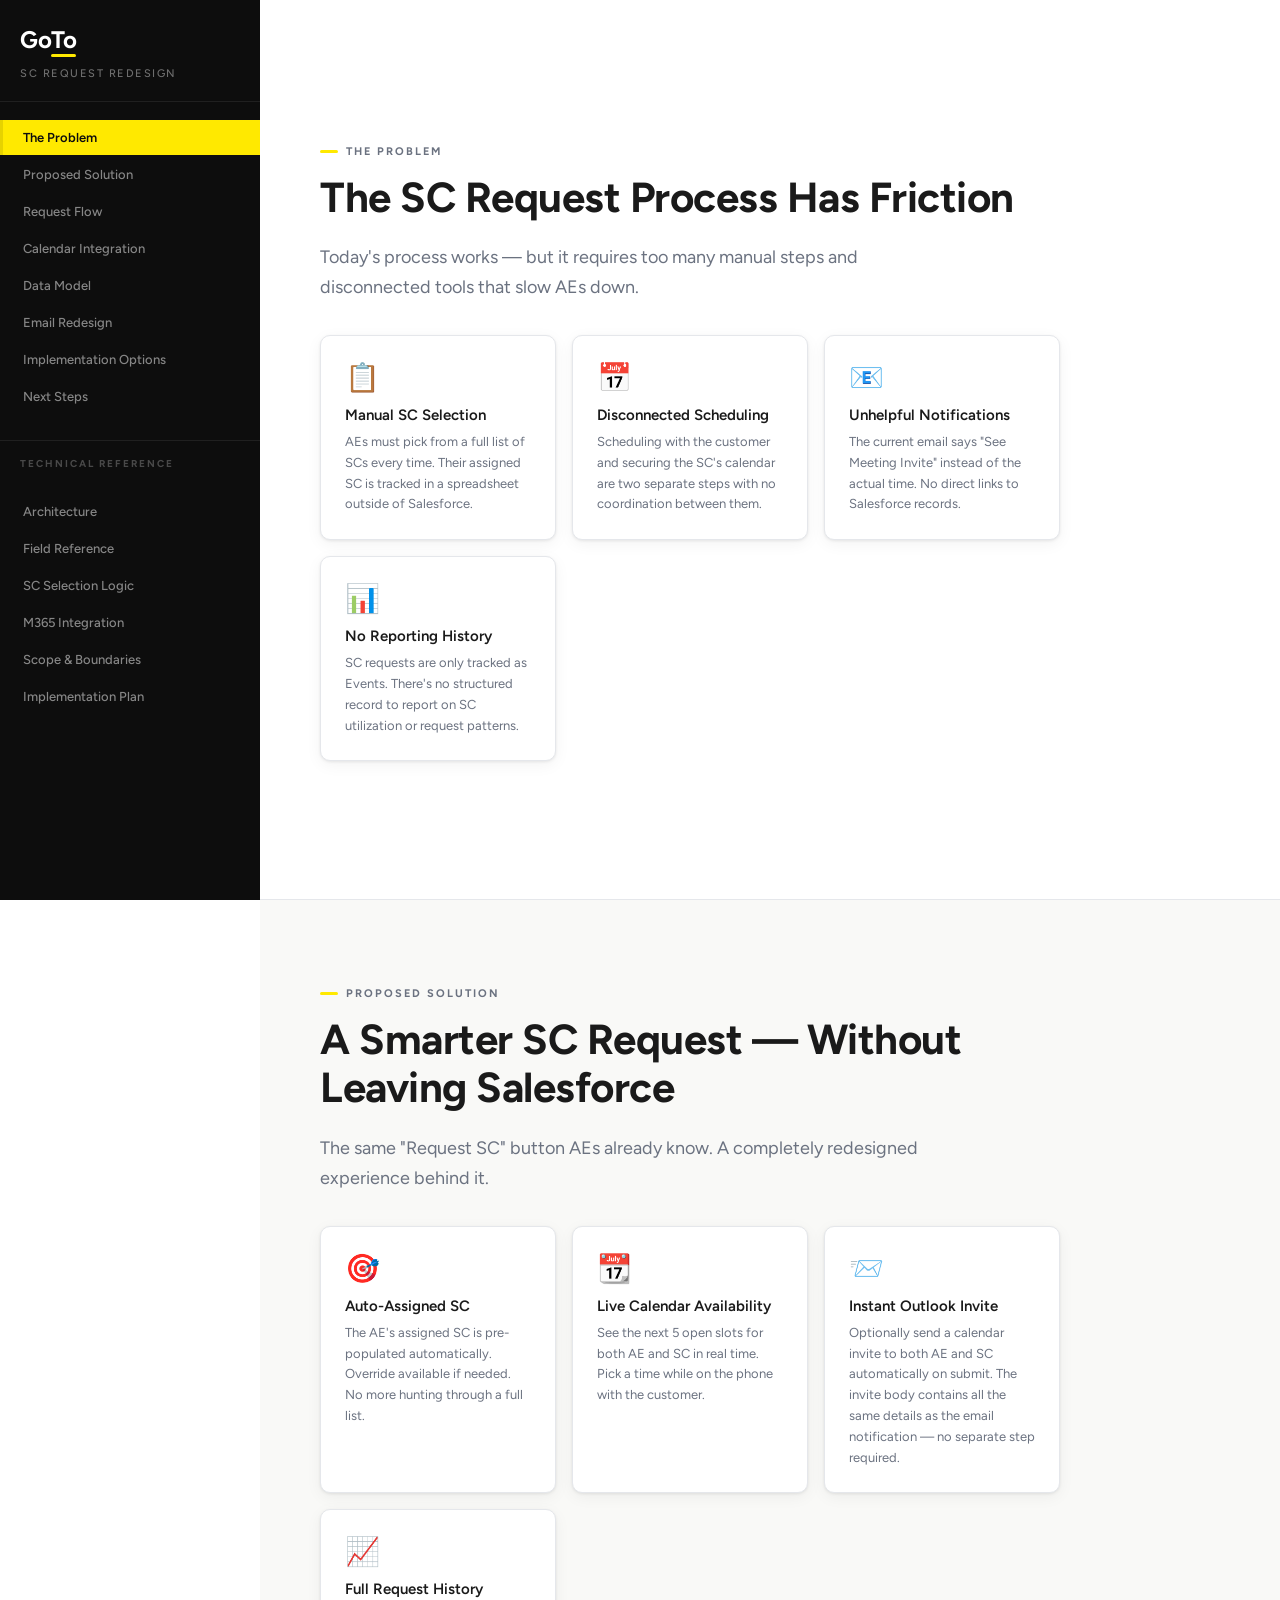
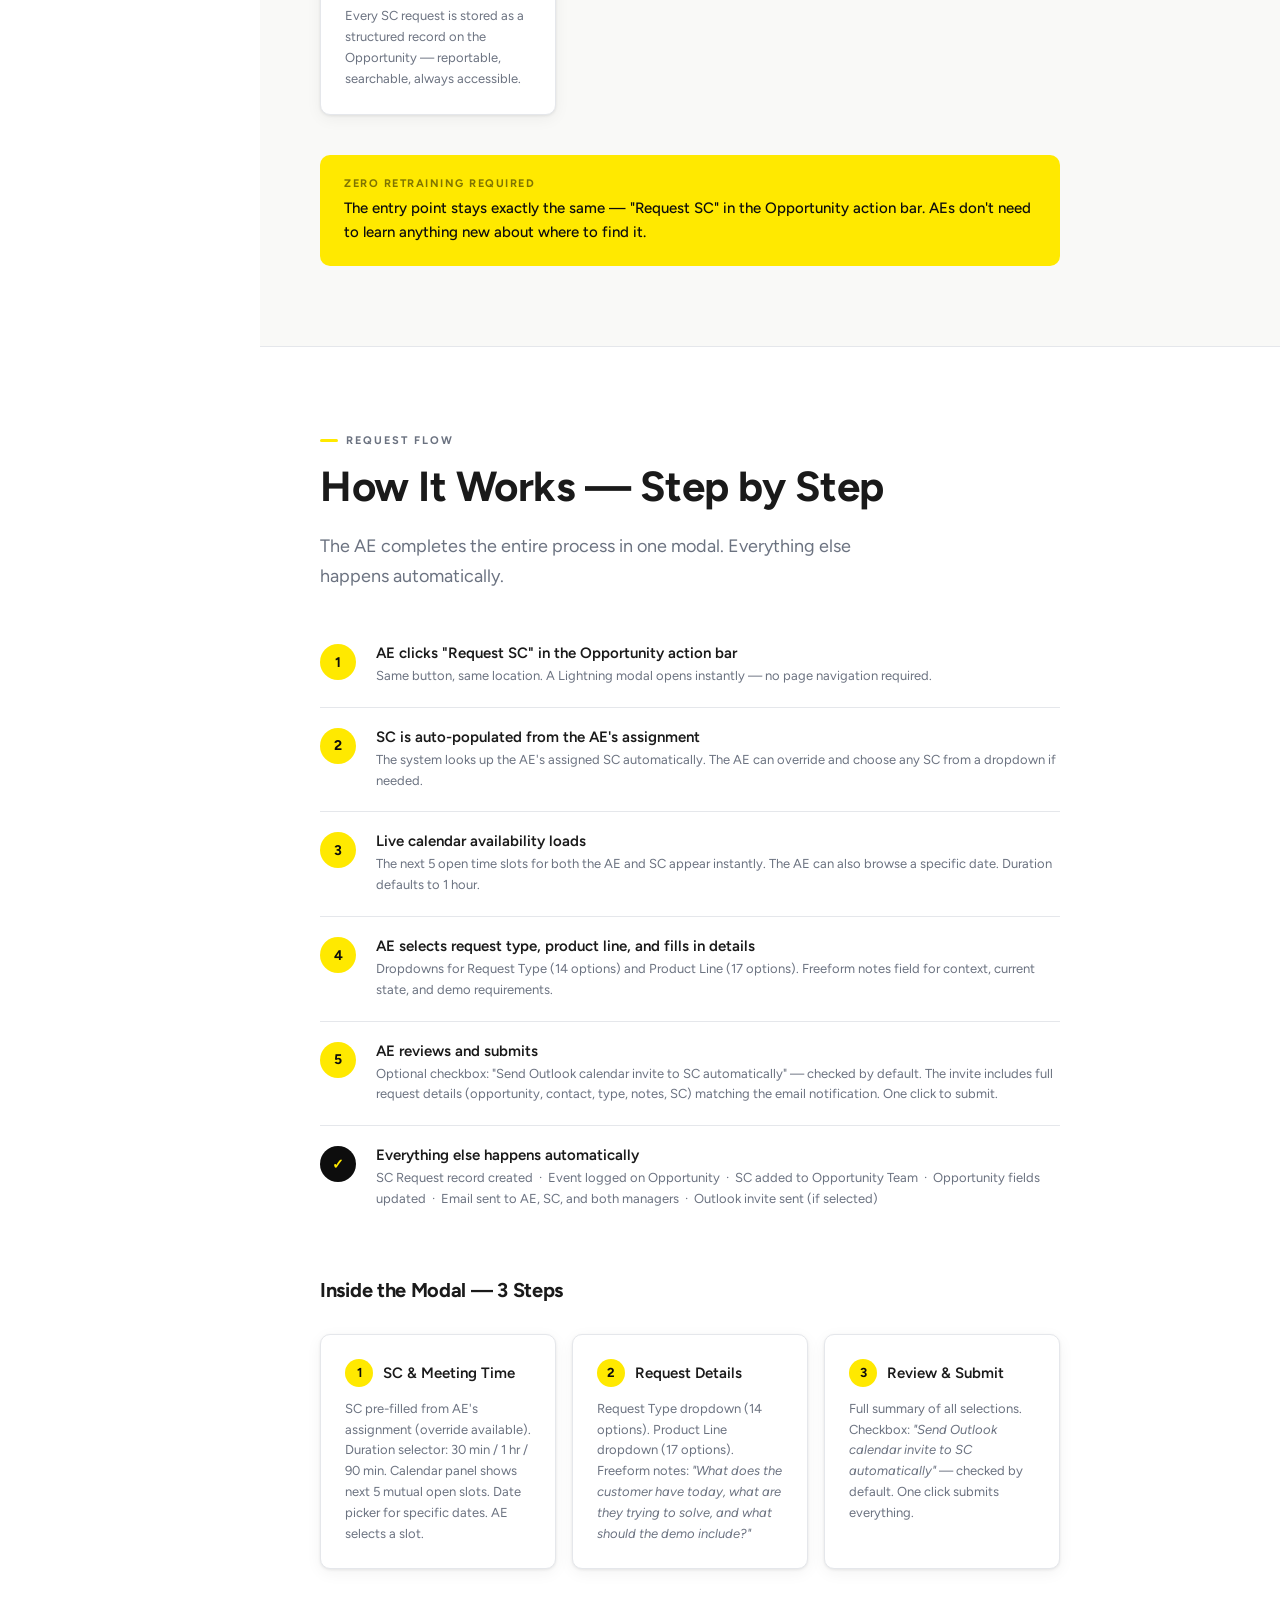
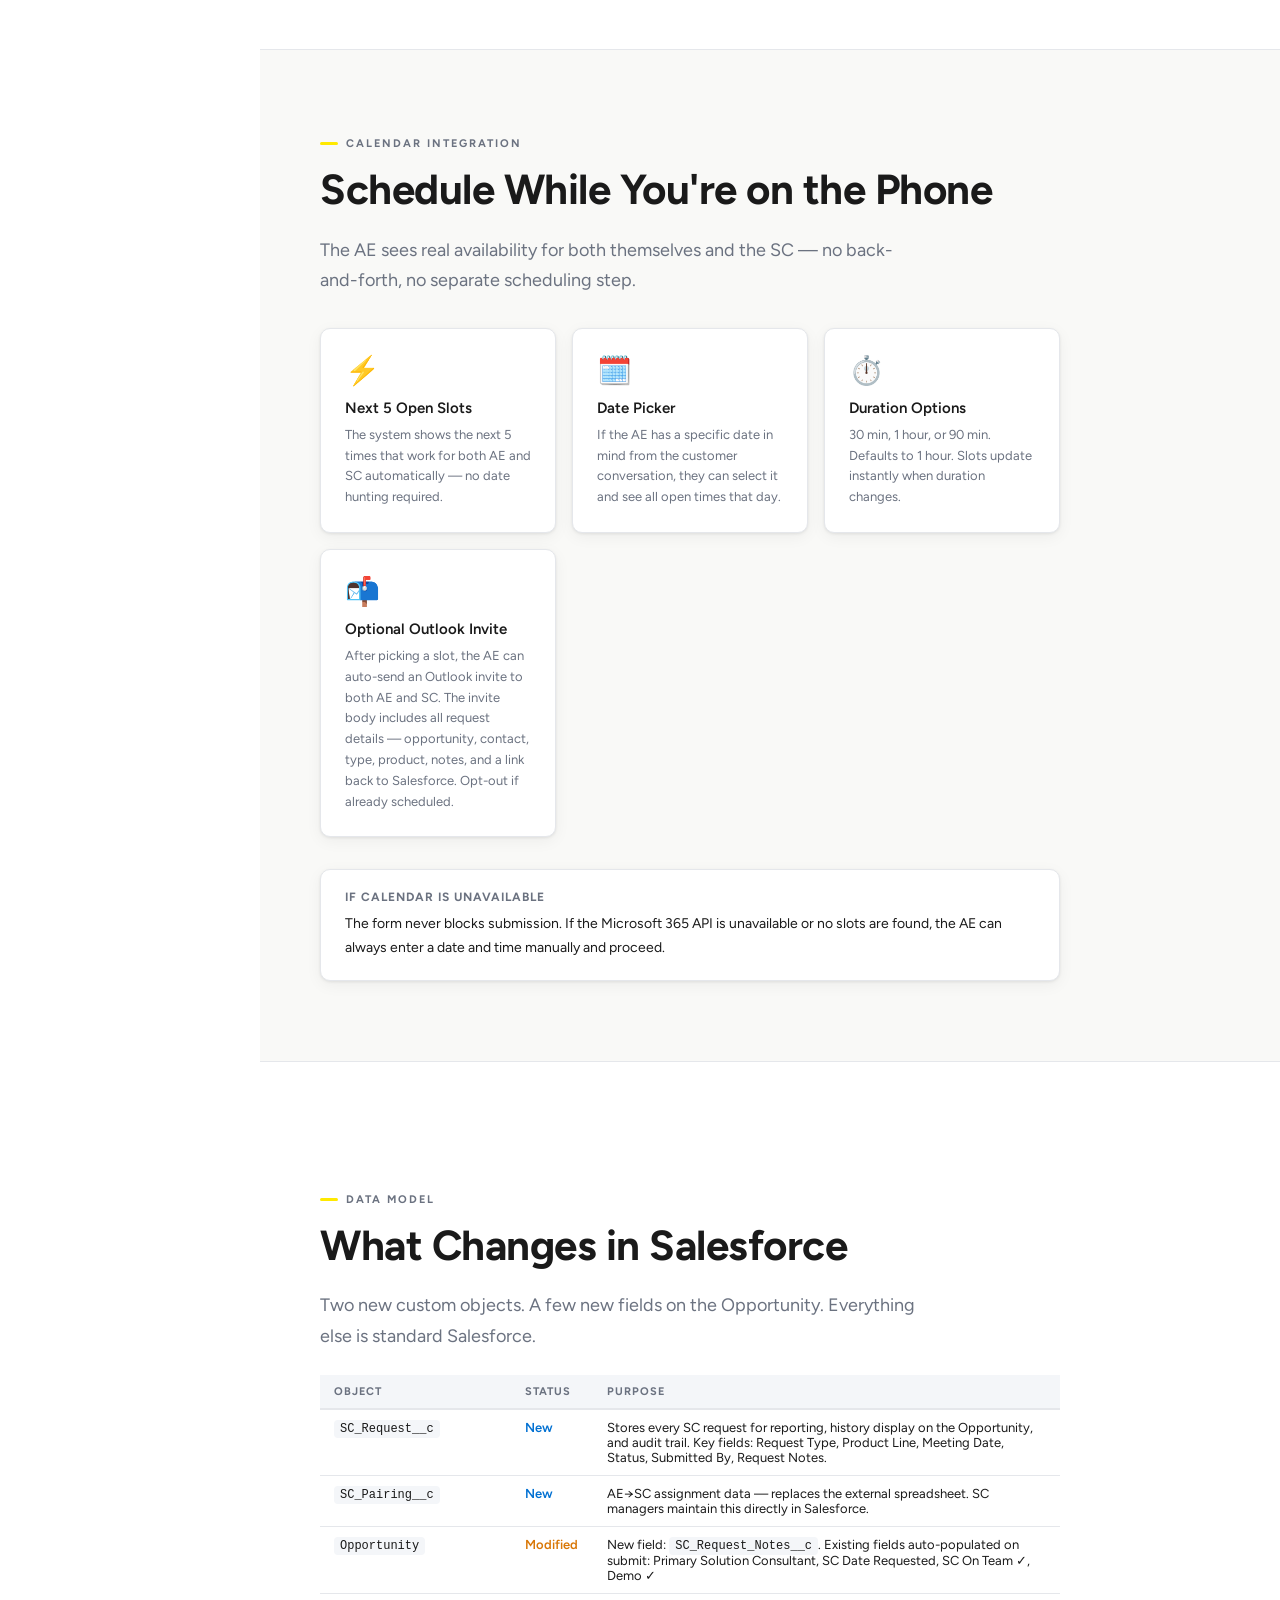
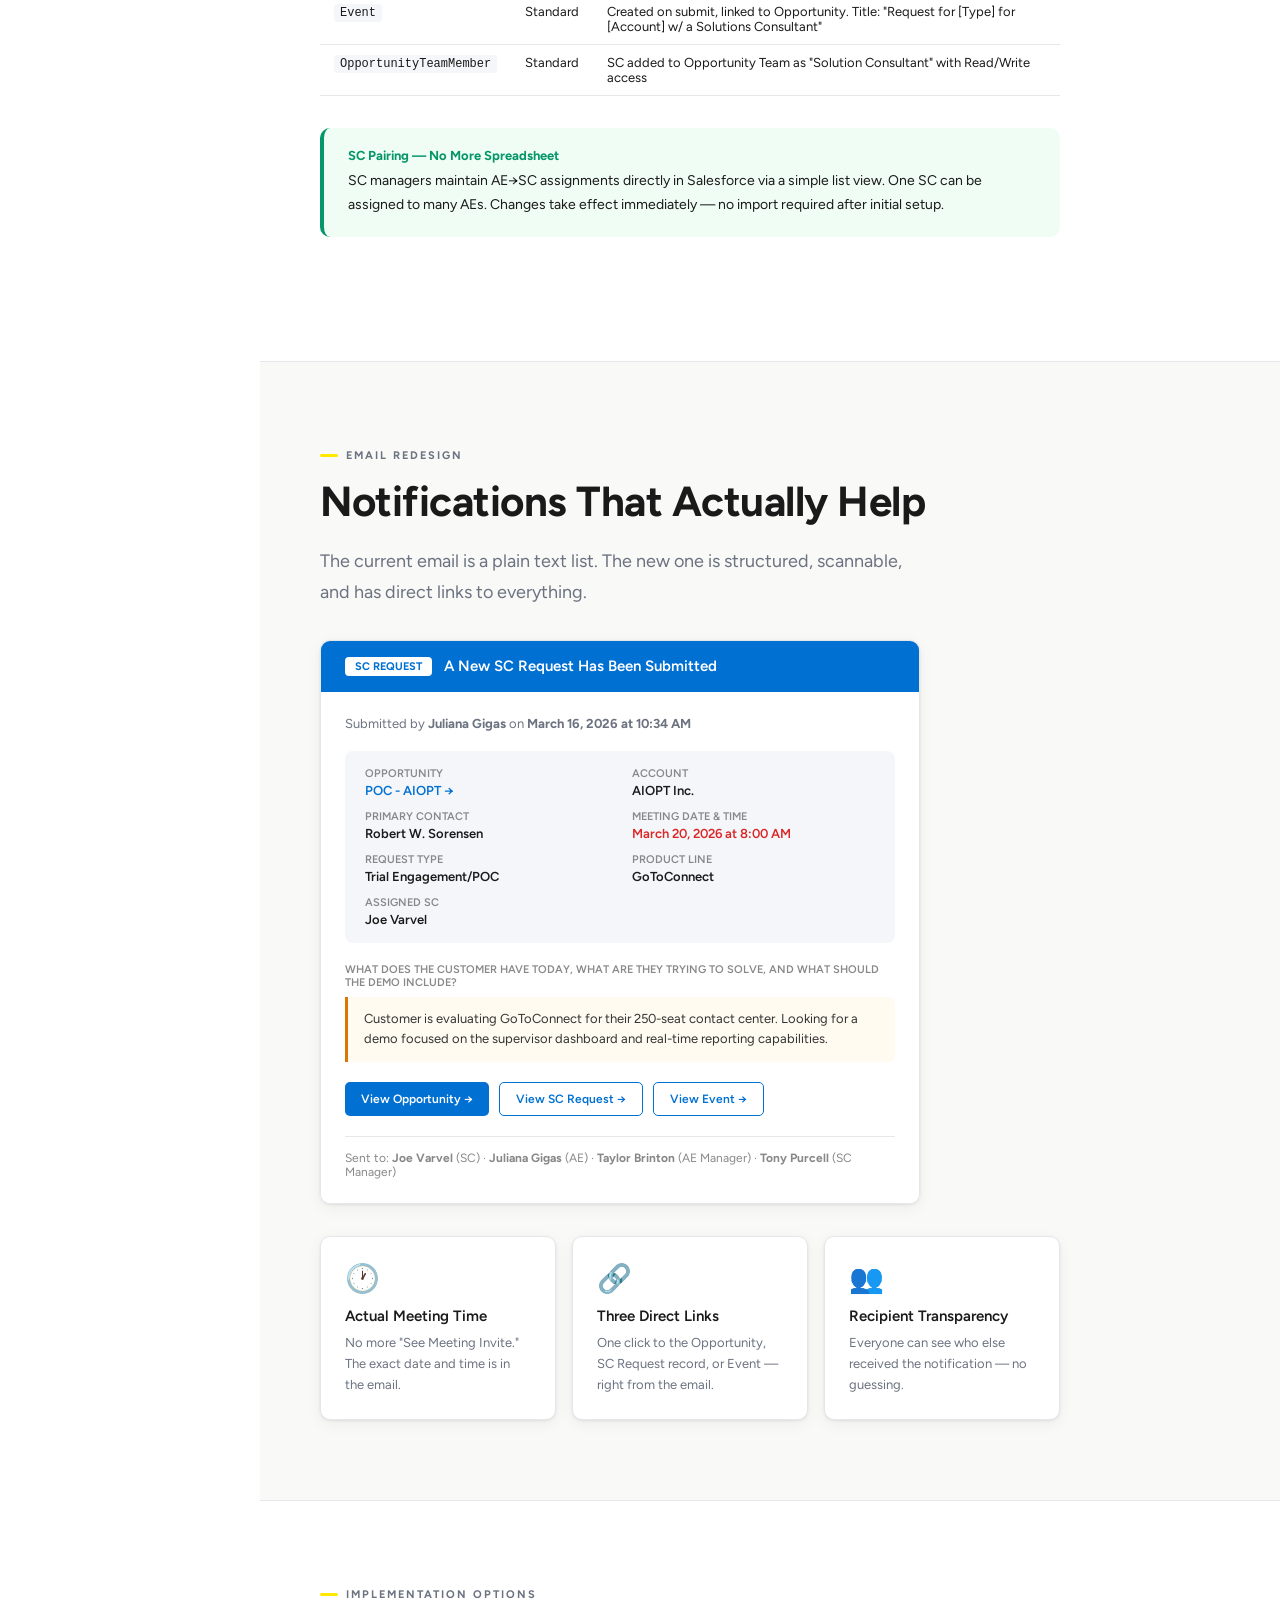
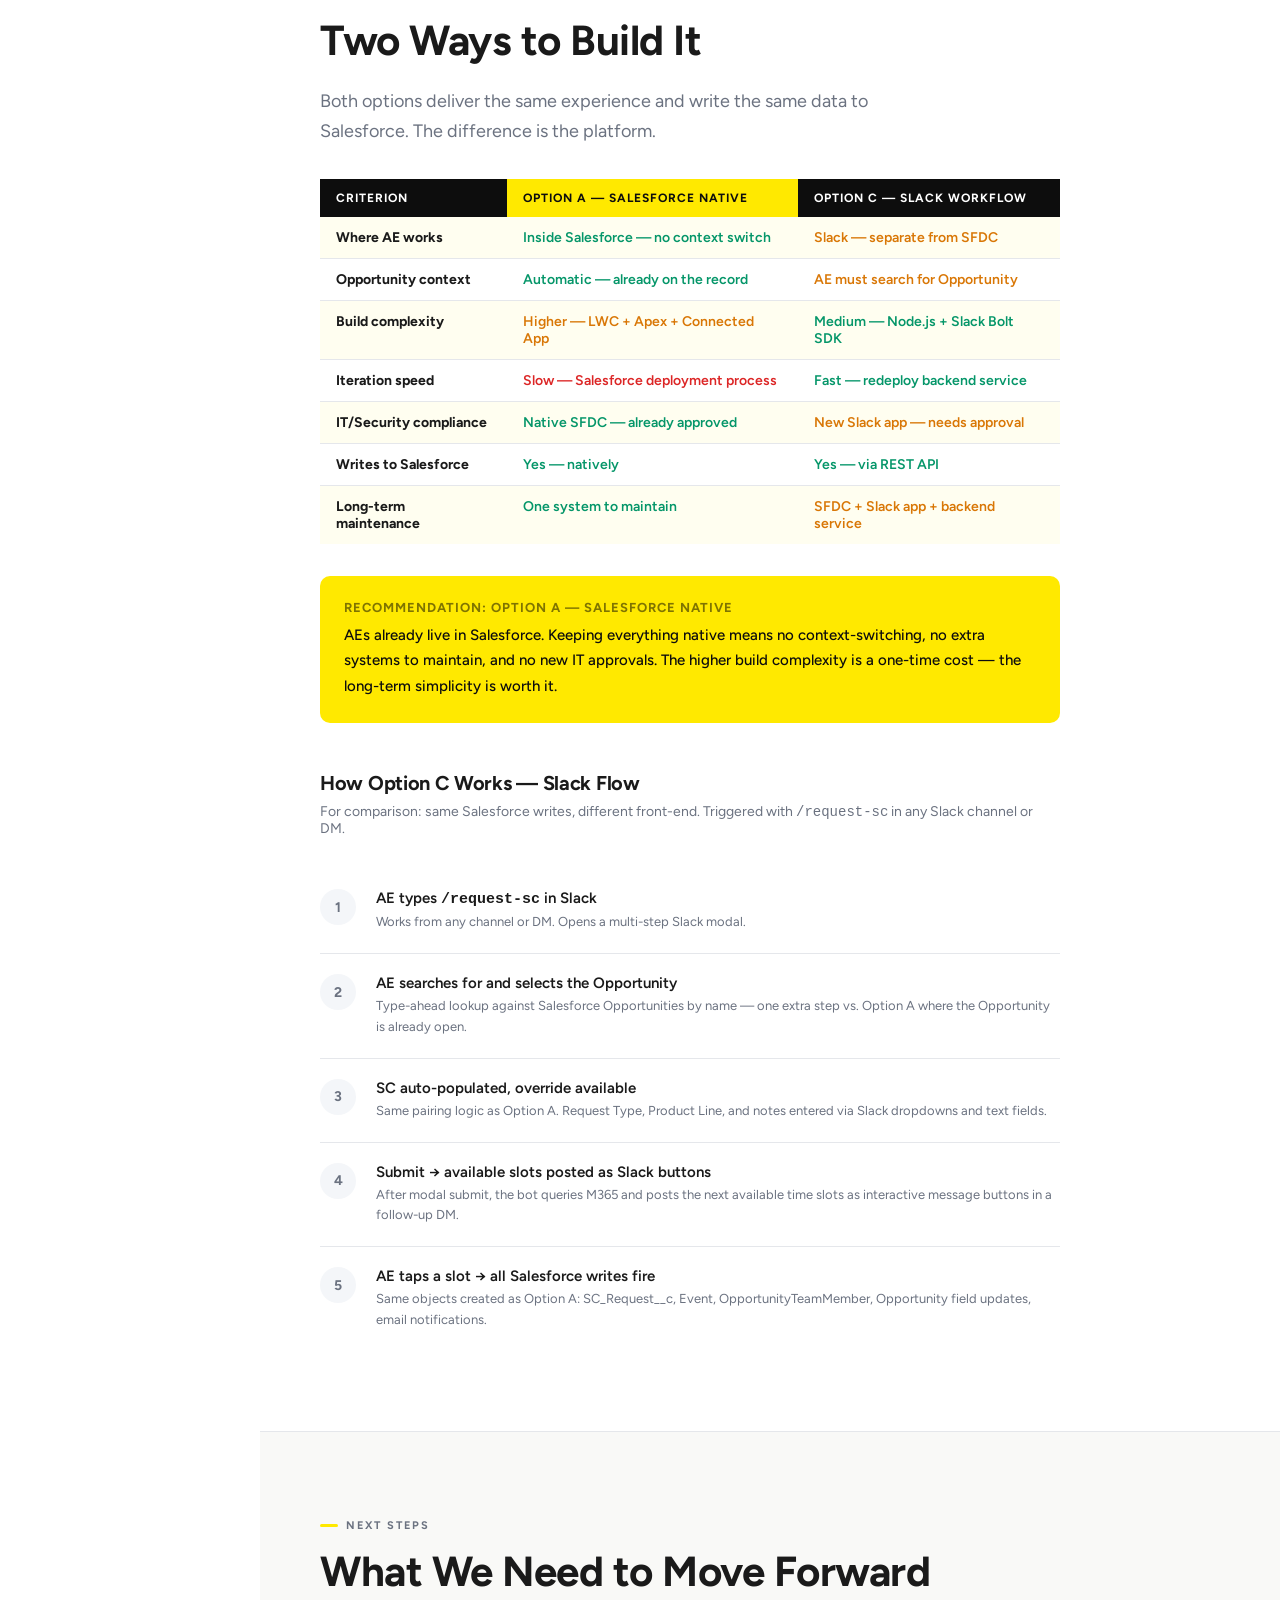
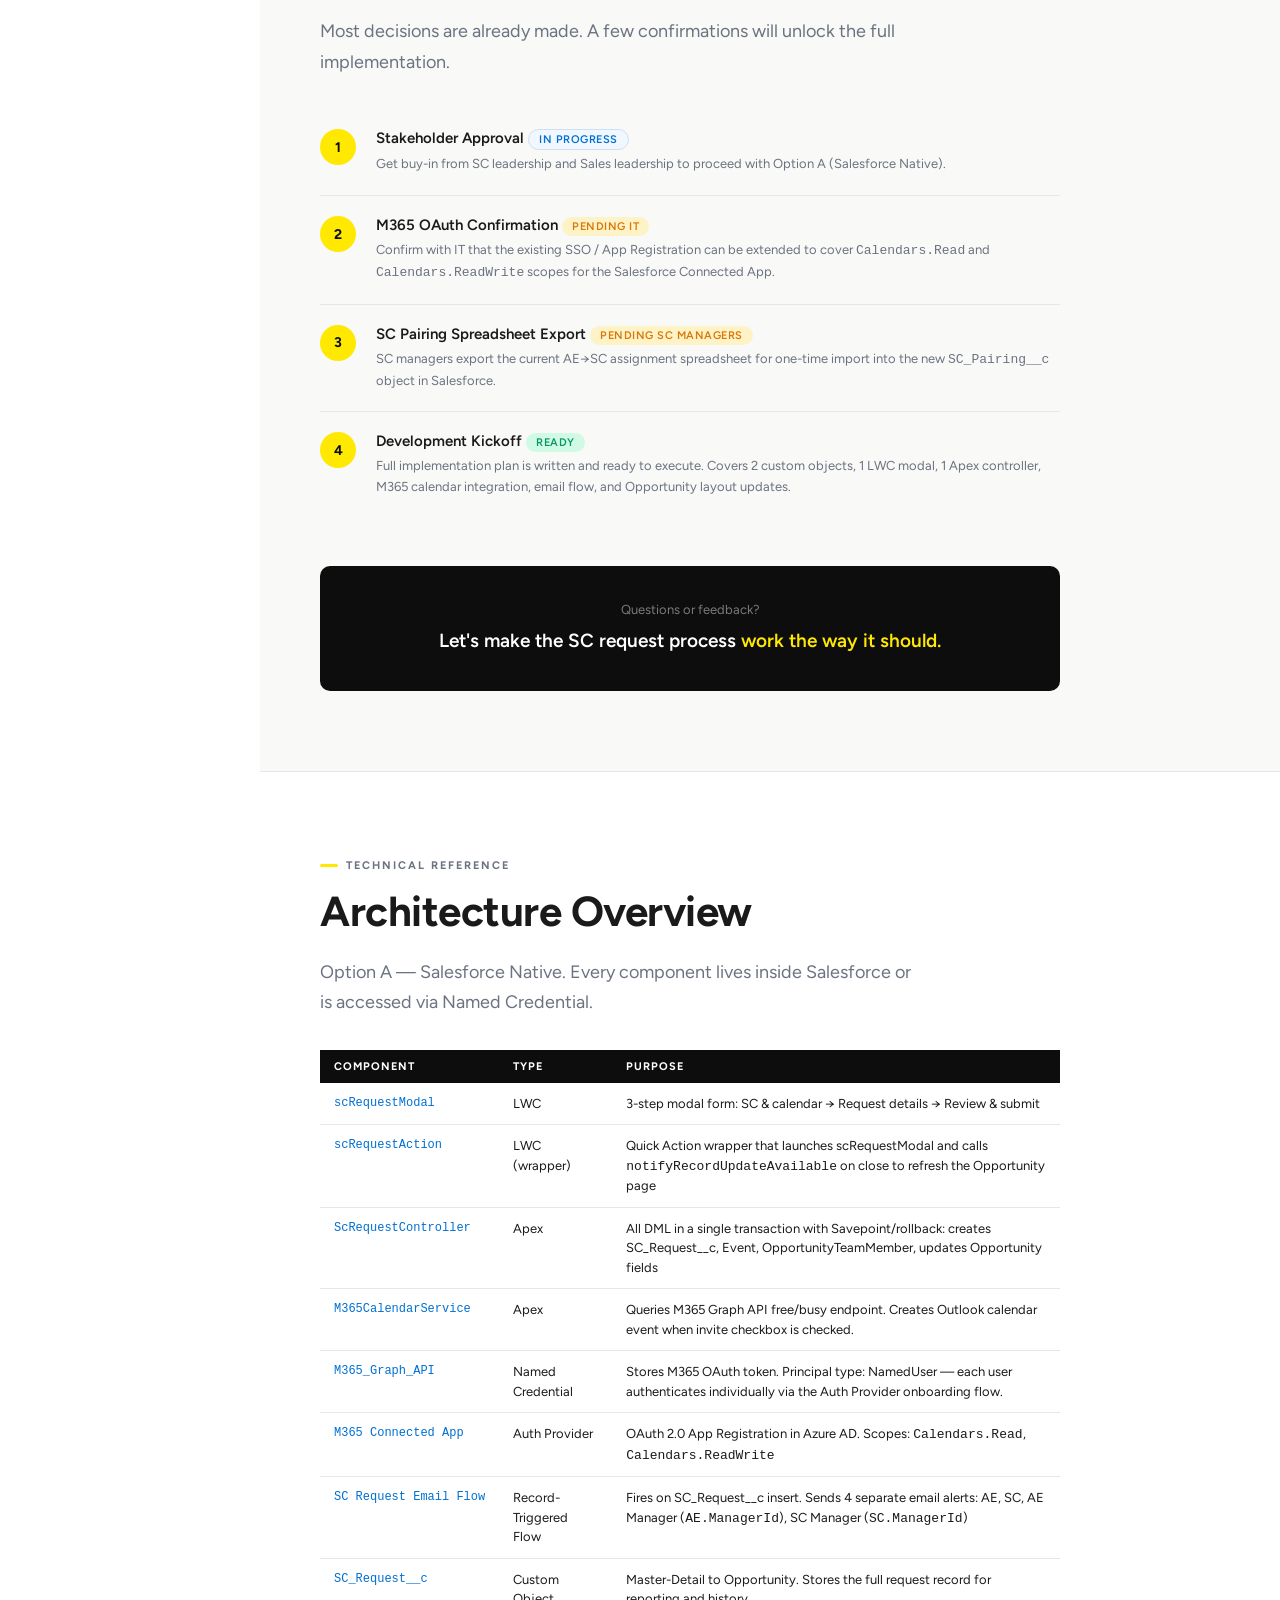
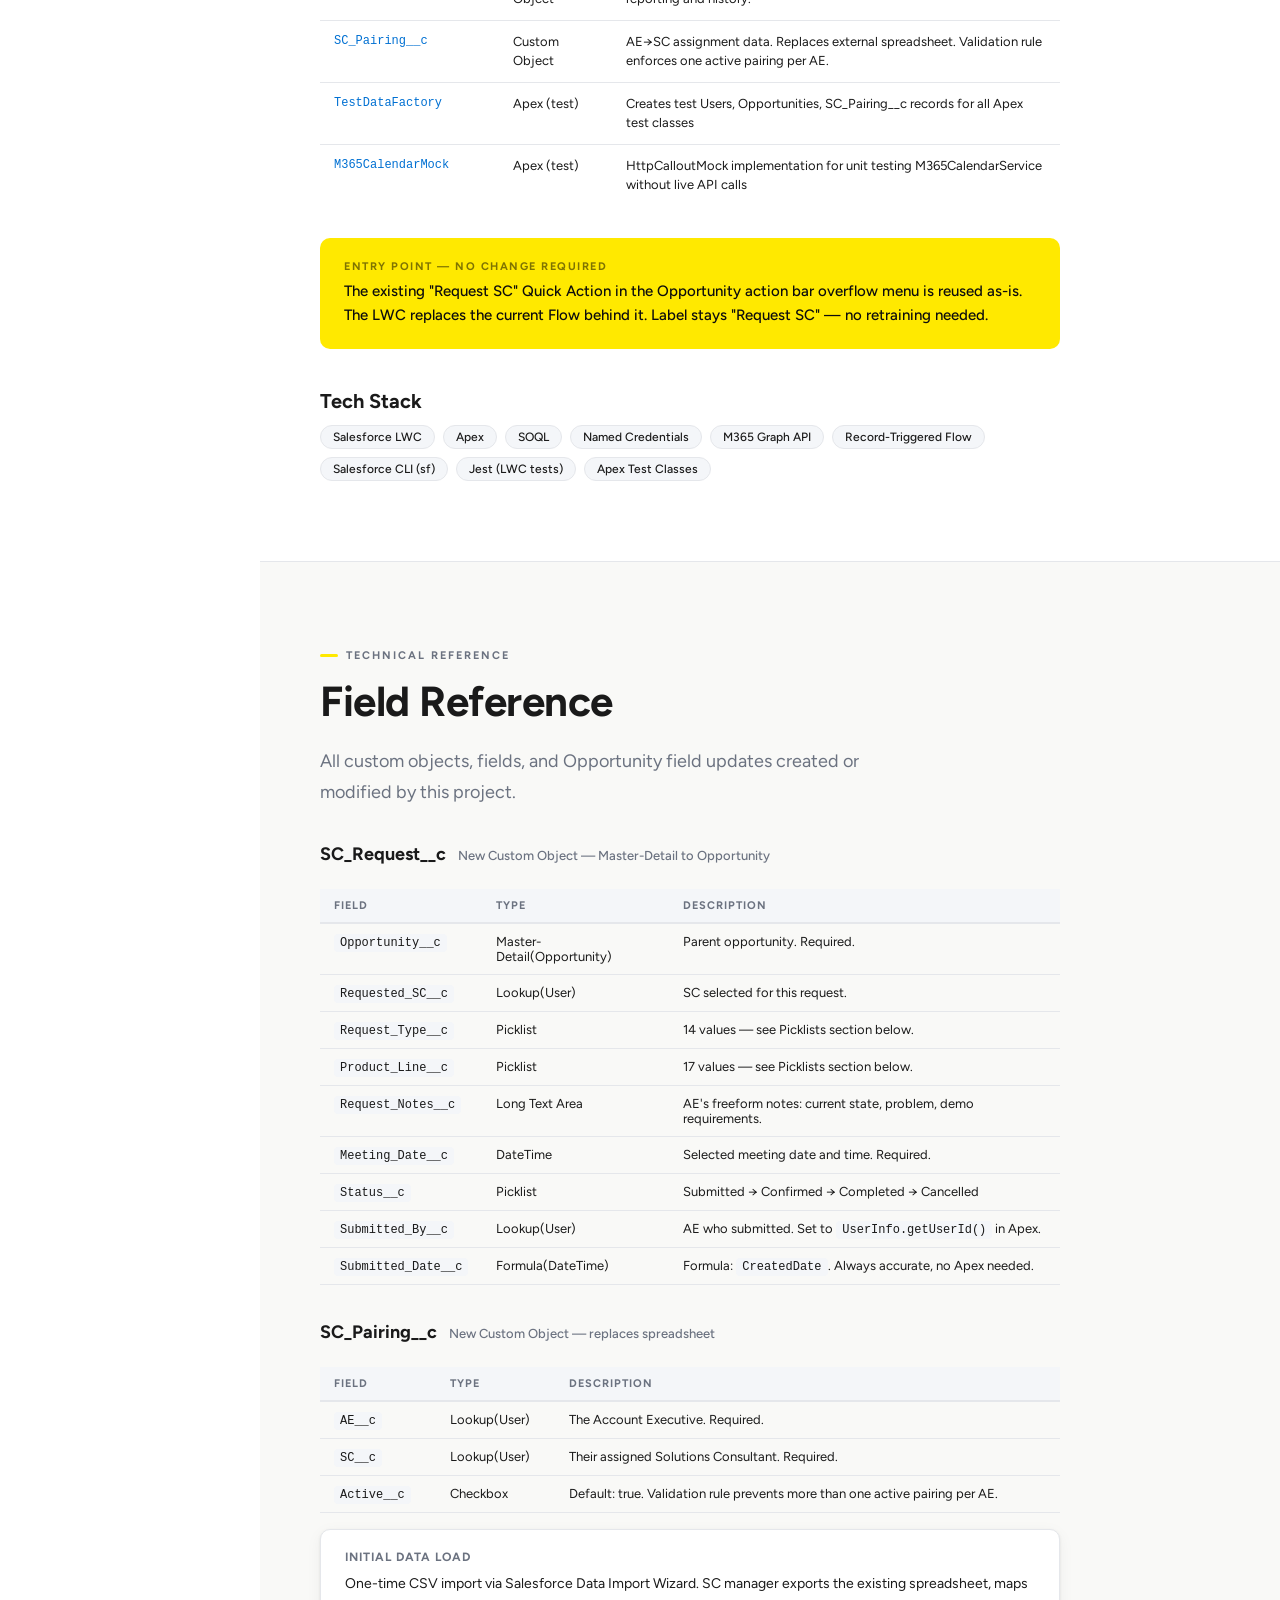
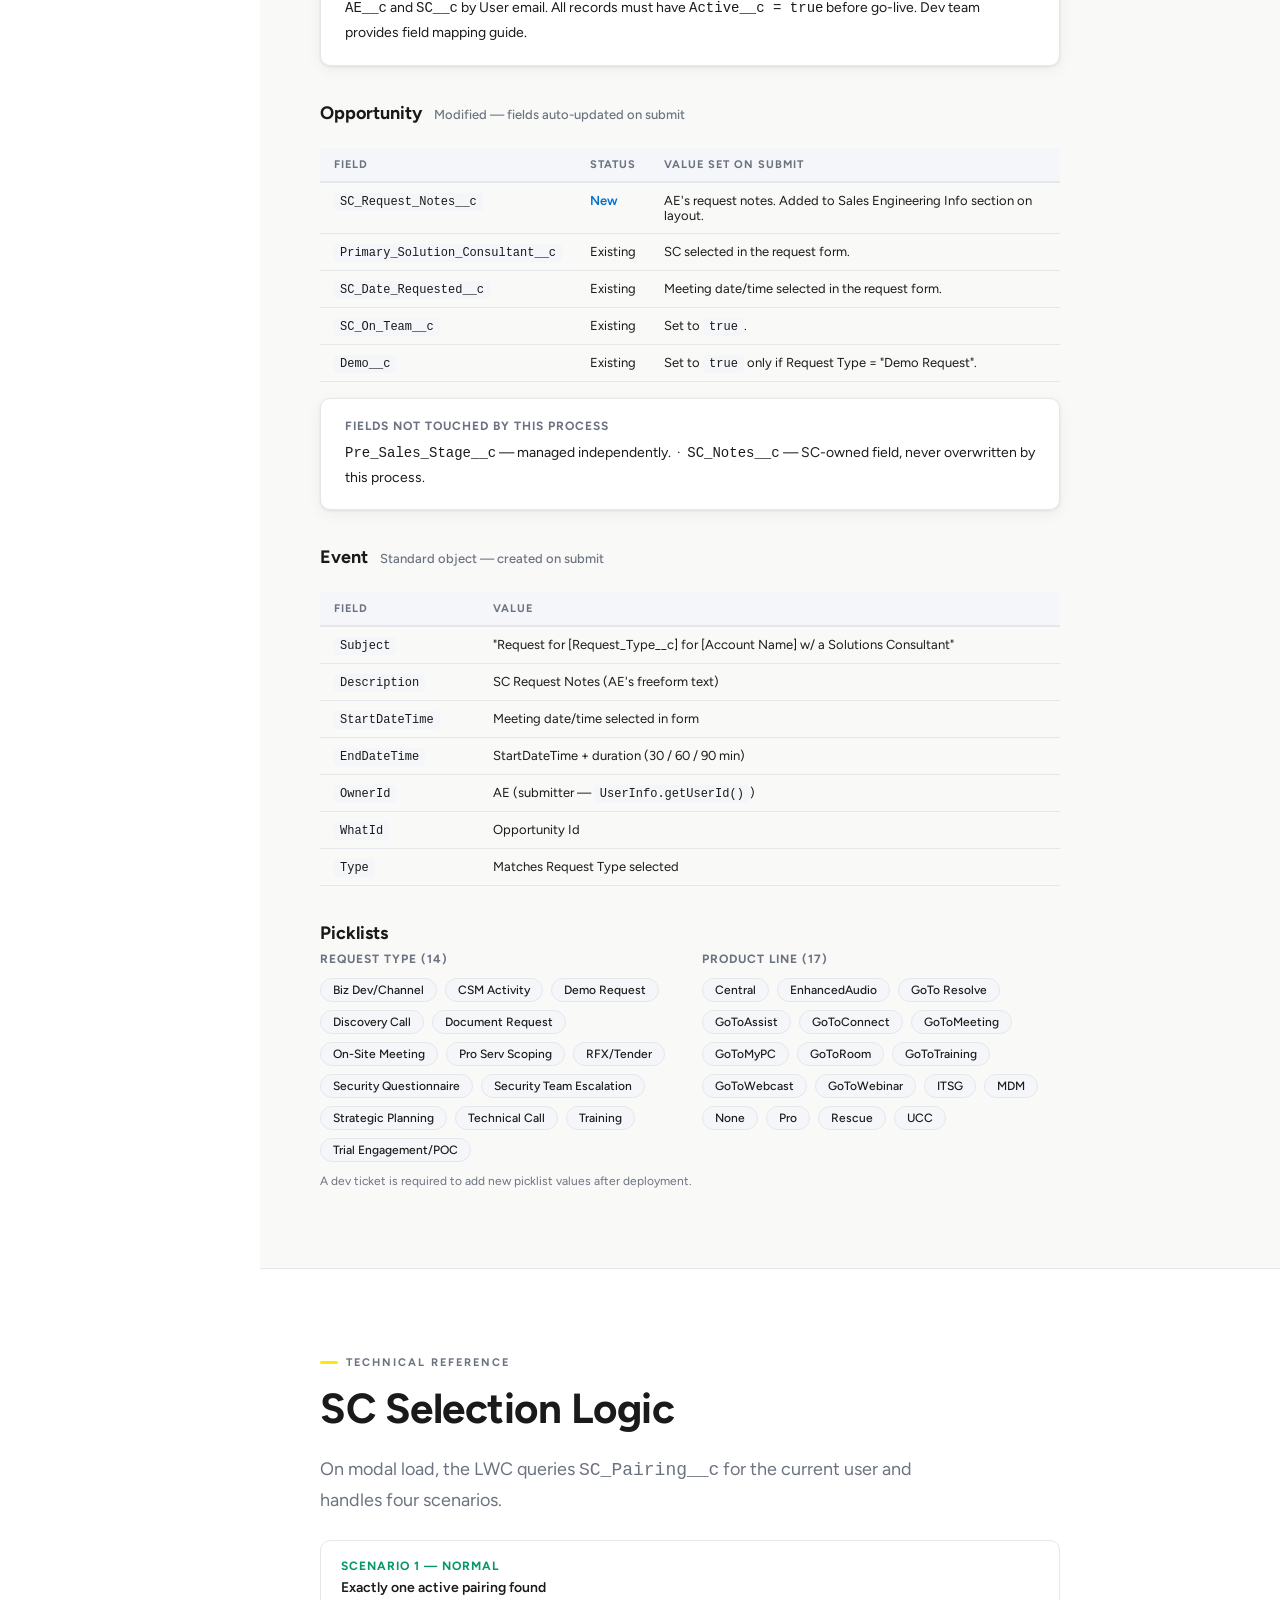
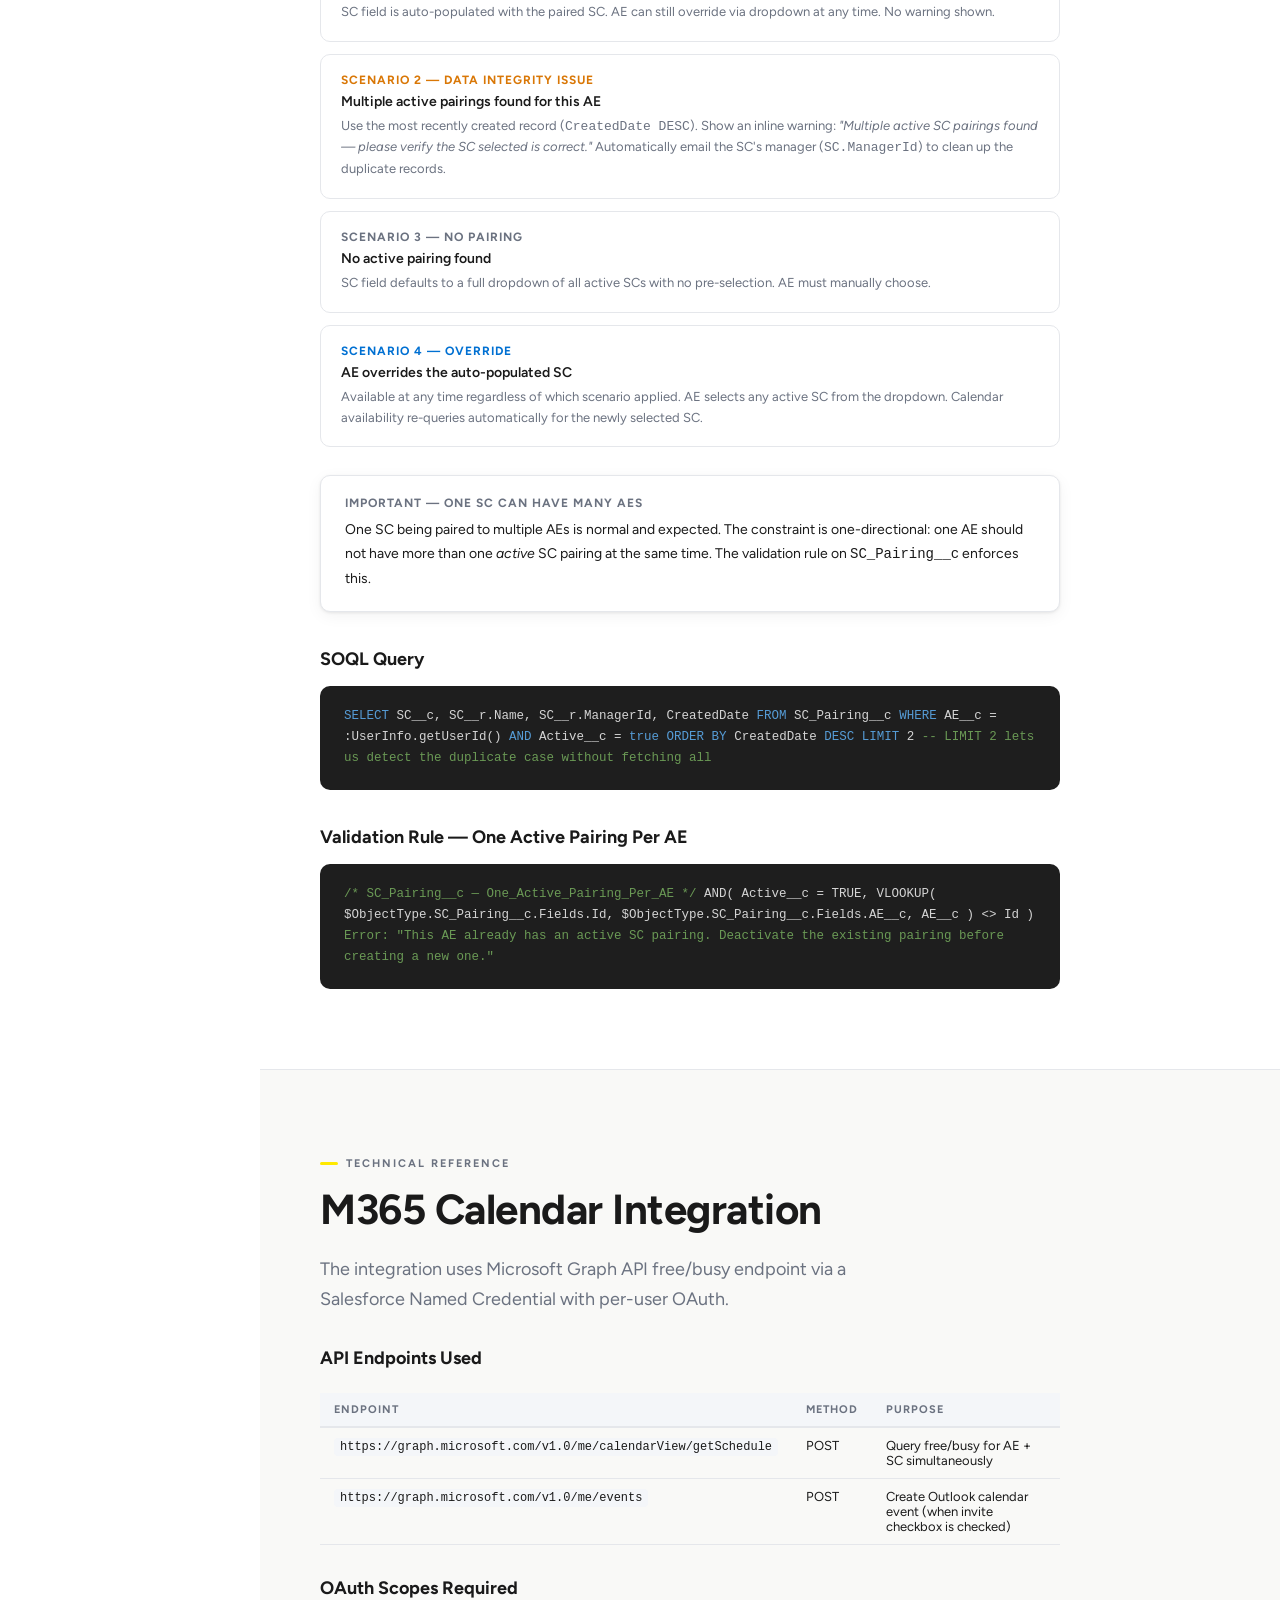
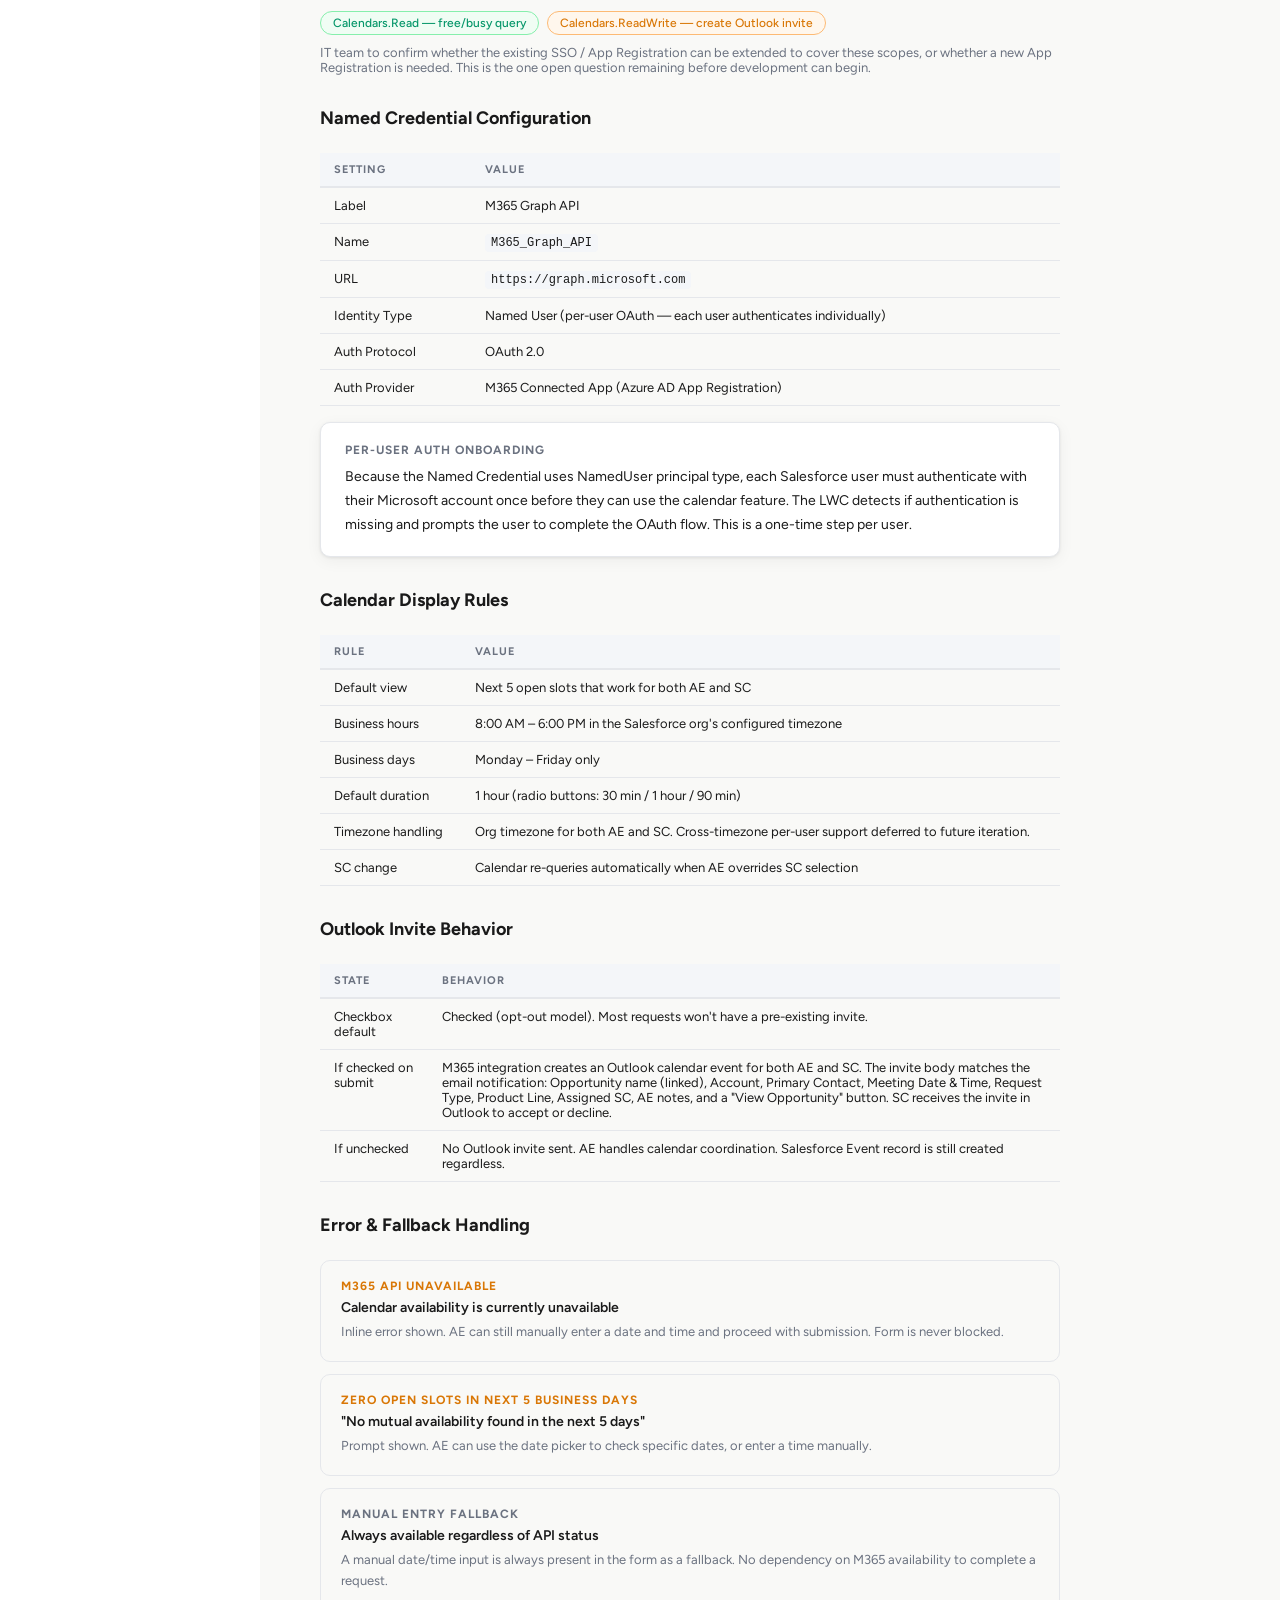
<file: docs/index.html>
<!DOCTYPE html>
<html lang="en">
<head>
  <meta charset="UTF-8">
  <meta name="viewport" content="width=device-width, initial-scale=1.0">
  <title>SC Request Redesign — GoTo</title>
  <link rel="stylesheet" href="styles.css">
</head>
<body>
  <div class="layout">

    <!-- Sidebar nav -->
    <nav class="sidebar" id="sidebar">
      <div class="sidebar-header">
        <div class="sidebar-logo">
          <div class="sidebar-logo-wordmark">Go<span>To</span></div>
        </div>
        <div class="sidebar-subtitle">SC Request Redesign</div>
      </div>
      <ul class="nav-list" id="nav-list">
        <li><a href="#problem" class="nav-link active">The Problem</a></li>
        <li><a href="#solution" class="nav-link">Proposed Solution</a></li>
        <li><a href="#flow" class="nav-link">Request Flow</a></li>
        <li><a href="#calendar" class="nav-link">Calendar Integration</a></li>
        <li><a href="#data-model" class="nav-link">Data Model</a></li>
        <li><a href="#email" class="nav-link">Email Redesign</a></li>
        <li><a href="#options" class="nav-link">Implementation Options</a></li>
        <li><a href="#next-steps" class="nav-link">Next Steps</a></li>
      </ul>
      <div class="nav-divider">Technical Reference</div>
      <ul class="nav-list" id="nav-list-tech">
        <li><a href="#tech-architecture" class="nav-link">Architecture</a></li>
        <li><a href="#field-reference" class="nav-link">Field Reference</a></li>
        <li><a href="#sc-selection-logic" class="nav-link">SC Selection Logic</a></li>
        <li><a href="#m365-details" class="nav-link">M365 Integration</a></li>
        <li><a href="#scope" class="nav-link">Scope &amp; Boundaries</a></li>
        <li><a href="#impl-plan" class="nav-link">Implementation Plan</a></li>
      </ul>
    </nav>

    <!-- Main content -->
    <main class="content" id="content">

      <!-- 1. The Problem -->
      <section id="problem" class="section">
        <div class="section-inner">
          <span class="section-label">The Problem</span>
          <h1>The SC Request Process Has Friction</h1>
          <p class="lead">Today's process works — but it requires too many manual steps and disconnected tools that slow AEs down.</p>
          <div class="cards">
            <div class="card">
              <div class="card-icon">📋</div>
              <h3>Manual SC Selection</h3>
              <p>AEs must pick from a full list of SCs every time. Their assigned SC is tracked in a spreadsheet outside of Salesforce.</p>
            </div>
            <div class="card">
              <div class="card-icon">📅</div>
              <h3>Disconnected Scheduling</h3>
              <p>Scheduling with the customer and securing the SC's calendar are two separate steps with no coordination between them.</p>
            </div>
            <div class="card">
              <div class="card-icon">📧</div>
              <h3>Unhelpful Notifications</h3>
              <p>The current email says "See Meeting Invite" instead of the actual time. No direct links to Salesforce records.</p>
            </div>
            <div class="card">
              <div class="card-icon">📊</div>
              <h3>No Reporting History</h3>
              <p>SC requests are only tracked as Events. There's no structured record to report on SC utilization or request patterns.</p>
            </div>
          </div>
        </div>
      </section>

      <!-- 2. Proposed Solution -->
      <section id="solution" class="section">
        <div class="section-inner">
          <span class="section-label">Proposed Solution</span>
          <h1>A Smarter SC Request — Without Leaving Salesforce</h1>
          <p class="lead">The same "Request SC" button AEs already know. A completely redesigned experience behind it.</p>
          <div class="cards">
            <div class="card">
              <div class="card-icon">🎯</div>
              <h3>Auto-Assigned SC</h3>
              <p>The AE's assigned SC is pre-populated automatically. Override available if needed. No more hunting through a full list.</p>
            </div>
            <div class="card">
              <div class="card-icon">📆</div>
              <h3>Live Calendar Availability</h3>
              <p>See the next 5 open slots for both AE and SC in real time. Pick a time while on the phone with the customer.</p>
            </div>
            <div class="card">
              <div class="card-icon">📨</div>
              <h3>Instant Outlook Invite</h3>
              <p>Optionally send a calendar invite to both AE and SC automatically on submit. The invite body contains all the same details as the email notification — no separate step required.</p>
            </div>
            <div class="card">
              <div class="card-icon">📈</div>
              <h3>Full Request History</h3>
              <p>Every SC request is stored as a structured record on the Opportunity — reportable, searchable, always accessible.</p>
            </div>
          </div>
          <div class="callout-yellow">
            <div class="callout-yellow-label">Zero Retraining Required</div>
            <div class="callout-yellow-body">The entry point stays exactly the same — "Request SC" in the Opportunity action bar. AEs don't need to learn anything new about where to find it.</div>
          </div>
        </div>
      </section>

      <!-- 3. Request Flow -->
      <section id="flow" class="section">
        <div class="section-inner">
          <span class="section-label">Request Flow</span>
          <h1>How It Works — Step by Step</h1>
          <p class="lead">The AE completes the entire process in one modal. Everything else happens automatically.</p>
          <div class="steps">
            <div class="step">
              <div class="step-num">1</div>
              <div class="step-body">
                <h3>AE clicks "Request SC" in the Opportunity action bar</h3>
                <p>Same button, same location. A Lightning modal opens instantly — no page navigation required.</p>
              </div>
            </div>
            <div class="step">
              <div class="step-num">2</div>
              <div class="step-body">
                <h3>SC is auto-populated from the AE's assignment</h3>
                <p>The system looks up the AE's assigned SC automatically. The AE can override and choose any SC from a dropdown if needed.</p>
              </div>
            </div>
            <div class="step">
              <div class="step-num">3</div>
              <div class="step-body">
                <h3>Live calendar availability loads</h3>
                <p>The next 5 open time slots for both the AE and SC appear instantly. The AE can also browse a specific date. Duration defaults to 1 hour.</p>
              </div>
            </div>
            <div class="step">
              <div class="step-num">4</div>
              <div class="step-body">
                <h3>AE selects request type, product line, and fills in details</h3>
                <p>Dropdowns for Request Type (14 options) and Product Line (17 options). Freeform notes field for context, current state, and demo requirements.</p>
              </div>
            </div>
            <div class="step">
              <div class="step-num">5</div>
              <div class="step-body">
                <h3>AE reviews and submits</h3>
                <p>Optional checkbox: "Send Outlook calendar invite to SC automatically" — checked by default. The invite includes full request details (opportunity, contact, type, notes, SC) matching the email notification. One click to submit.</p>
              </div>
            </div>
            <div class="step step-auto">
              <div class="step-num">✓</div>
              <div class="step-body">
                <h3>Everything else happens automatically</h3>
                <p>SC Request record created &nbsp;·&nbsp; Event logged on Opportunity &nbsp;·&nbsp; SC added to Opportunity Team &nbsp;·&nbsp; Opportunity fields updated &nbsp;·&nbsp; Email sent to AE, SC, and both managers &nbsp;·&nbsp; Outlook invite sent (if selected)</p>
              </div>
            </div>
          </div>

          <h2 style="font-size:20px;font-weight:700;margin-top:48px;margin-bottom:16px;letter-spacing:-0.3px">Inside the Modal — 3 Steps</h2>
          <div class="cards">
            <div class="card">
              <div style="display:flex;align-items:center;gap:10px;margin-bottom:12px">
                <div style="width:28px;height:28px;border-radius:50%;background:var(--goto-yellow);color:var(--goto-black);display:flex;align-items:center;justify-content:center;font-size:13px;font-weight:700;flex-shrink:0">1</div>
                <h3 style="margin:0">SC &amp; Meeting Time</h3>
              </div>
              <p>SC pre-filled from AE's assignment (override available). Duration selector: 30 min / 1 hr / 90 min. Calendar panel shows next 5 mutual open slots. Date picker for specific dates. AE selects a slot.</p>
            </div>
            <div class="card">
              <div style="display:flex;align-items:center;gap:10px;margin-bottom:12px">
                <div style="width:28px;height:28px;border-radius:50%;background:var(--goto-yellow);color:var(--goto-black);display:flex;align-items:center;justify-content:center;font-size:13px;font-weight:700;flex-shrink:0">2</div>
                <h3 style="margin:0">Request Details</h3>
              </div>
              <p>Request Type dropdown (14 options). Product Line dropdown (17 options). Freeform notes: <em>"What does the customer have today, what are they trying to solve, and what should the demo include?"</em></p>
            </div>
            <div class="card">
              <div style="display:flex;align-items:center;gap:10px;margin-bottom:12px">
                <div style="width:28px;height:28px;border-radius:50%;background:var(--goto-yellow);color:var(--goto-black);display:flex;align-items:center;justify-content:center;font-size:13px;font-weight:700;flex-shrink:0">3</div>
                <h3 style="margin:0">Review &amp; Submit</h3>
              </div>
              <p>Full summary of all selections. Checkbox: <em>"Send Outlook calendar invite to SC automatically"</em> — checked by default. One click submits everything.</p>
            </div>
          </div>
        </div>
      </section>

      <!-- 4. Calendar Integration -->
      <section id="calendar" class="section">
        <div class="section-inner">
          <span class="section-label">Calendar Integration</span>
          <h1>Schedule While You're on the Phone</h1>
          <p class="lead">The AE sees real availability for both themselves and the SC — no back-and-forth, no separate scheduling step.</p>
          <div class="cards">
            <div class="card">
              <div class="card-icon">⚡</div>
              <h3>Next 5 Open Slots</h3>
              <p>The system shows the next 5 times that work for both AE and SC automatically — no date hunting required.</p>
            </div>
            <div class="card">
              <div class="card-icon">🗓️</div>
              <h3>Date Picker</h3>
              <p>If the AE has a specific date in mind from the customer conversation, they can select it and see all open times that day.</p>
            </div>
            <div class="card">
              <div class="card-icon">⏱️</div>
              <h3>Duration Options</h3>
              <p>30 min, 1 hour, or 90 min. Defaults to 1 hour. Slots update instantly when duration changes.</p>
            </div>
            <div class="card">
              <div class="card-icon">📬</div>
              <h3>Optional Outlook Invite</h3>
              <p>After picking a slot, the AE can auto-send an Outlook invite to both AE and SC. The invite body includes all request details — opportunity, contact, type, product, notes, and a link back to Salesforce. Opt-out if already scheduled.</p>
            </div>
          </div>
          <div class="info-callout">
            <div class="info-callout-label">If calendar is unavailable</div>
            <div class="info-callout-body">The form never blocks submission. If the Microsoft 365 API is unavailable or no slots are found, the AE can always enter a date and time manually and proceed.</div>
          </div>
        </div>
      </section>

      <!-- 5. Data Model -->
      <section id="data-model" class="section">
        <div class="section-inner">
          <span class="section-label">Data Model</span>
          <h1>What Changes in Salesforce</h1>
          <p class="lead">Two new custom objects. A few new fields on the Opportunity. Everything else is standard Salesforce.</p>
          <table class="data-table">
            <thead>
              <tr>
                <th>Object</th>
                <th>Status</th>
                <th>Purpose</th>
              </tr>
            </thead>
            <tbody>
              <tr>
                <td><code>SC_Request__c</code></td>
                <td><span class="new">New</span></td>
                <td>Stores every SC request for reporting, history display on the Opportunity, and audit trail. Key fields: Request Type, Product Line, Meeting Date, Status, Submitted By, Request Notes.</td>
              </tr>
              <tr>
                <td><code>SC_Pairing__c</code></td>
                <td><span class="new">New</span></td>
                <td>AE→SC assignment data — replaces the external spreadsheet. SC managers maintain this directly in Salesforce.</td>
              </tr>
              <tr>
                <td><code>Opportunity</code></td>
                <td><span class="modified">Modified</span></td>
                <td>New field: <code>SC_Request_Notes__c</code>. Existing fields auto-populated on submit: Primary Solution Consultant, SC Date Requested, SC On Team ✓, Demo ✓</td>
              </tr>
              <tr>
                <td><code>Event</code></td>
                <td>Standard</td>
                <td>Created on submit, linked to Opportunity. Title: "Request for [Type] for [Account] w/ a Solutions Consultant"</td>
              </tr>
              <tr>
                <td><code>OpportunityTeamMember</code></td>
                <td>Standard</td>
                <td>SC added to Opportunity Team as "Solution Consultant" with Read/Write access</td>
              </tr>
            </tbody>
          </table>
          <div class="success-callout">
            <div class="success-callout-label">SC Pairing — No More Spreadsheet</div>
            <div class="success-callout-body">SC managers maintain AE→SC assignments directly in Salesforce via a simple list view. One SC can be assigned to many AEs. Changes take effect immediately — no import required after initial setup.</div>
          </div>
        </div>
      </section>

      <!-- 6. Email Redesign -->
      <section id="email" class="section">
        <div class="section-inner">
          <span class="section-label">Email Redesign</span>
          <h1>Notifications That Actually Help</h1>
          <p class="lead">The current email is a plain text list. The new one is structured, scannable, and has direct links to everything.</p>
          <div class="email-mockup">
            <div class="email-header">
              <div class="email-header-badge">SC REQUEST</div>
              <div class="email-header-title">A New SC Request Has Been Submitted</div>
            </div>
            <div class="email-body">
              <p class="email-meta">Submitted by <strong>Juliana Gigas</strong> on <strong>March 16, 2026 at 10:34 AM</strong></p>
              <div class="email-grid">
                <div>
                  <div class="email-field-label">Opportunity</div>
                  <div class="email-field-value link">POC - AIOPT →</div>
                </div>
                <div>
                  <div class="email-field-label">Account</div>
                  <div class="email-field-value">AIOPT Inc.</div>
                </div>
                <div>
                  <div class="email-field-label">Primary Contact</div>
                  <div class="email-field-value">Robert W. Sorensen</div>
                </div>
                <div>
                  <div class="email-field-label">Meeting Date &amp; Time</div>
                  <div class="email-field-value date">March 20, 2026 at 8:00 AM</div>
                </div>
                <div>
                  <div class="email-field-label">Request Type</div>
                  <div class="email-field-value">Trial Engagement/POC</div>
                </div>
                <div>
                  <div class="email-field-label">Product Line</div>
                  <div class="email-field-value">GoToConnect</div>
                </div>
                <div>
                  <div class="email-field-label">Assigned SC</div>
                  <div class="email-field-value">Joe Varvel</div>
                </div>
              </div>
              <div class="email-notes">
                <div class="email-notes-label">What does the customer have today, what are they trying to solve, and what should the demo include?</div>
                <div class="email-notes-body">Customer is evaluating GoToConnect for their 250-seat contact center. Looking for a demo focused on the supervisor dashboard and real-time reporting capabilities.</div>
              </div>
              <div class="email-actions">
                <button class="email-btn email-btn-primary">View Opportunity →</button>
                <button class="email-btn email-btn-secondary">View SC Request →</button>
                <button class="email-btn email-btn-secondary">View Event →</button>
              </div>
              <div class="email-footer">
                Sent to: <strong>Joe Varvel</strong> (SC) · <strong>Juliana Gigas</strong> (AE) · <strong>Taylor Brinton</strong> (AE Manager) · <strong>Tony Purcell</strong> (SC Manager)
              </div>
            </div>
          </div>
          <div class="cards" style="margin-top:32px">
            <div class="card">
              <div class="card-icon">🕐</div>
              <h3>Actual Meeting Time</h3>
              <p>No more "See Meeting Invite." The exact date and time is in the email.</p>
            </div>
            <div class="card">
              <div class="card-icon">🔗</div>
              <h3>Three Direct Links</h3>
              <p>One click to the Opportunity, SC Request record, or Event — right from the email.</p>
            </div>
            <div class="card">
              <div class="card-icon">👥</div>
              <h3>Recipient Transparency</h3>
              <p>Everyone can see who else received the notification — no guessing.</p>
            </div>
          </div>
        </div>
      </section>

      <!-- 7. Implementation Options -->
      <section id="options" class="section">
        <div class="section-inner">
          <span class="section-label">Implementation Options</span>
          <h1>Two Ways to Build It</h1>
          <p class="lead">Both options deliver the same experience and write the same data to Salesforce. The difference is the platform.</p>
          <table class="compare">
            <thead>
              <tr>
                <th>Criterion</th>
                <th>Option A — Salesforce Native</th>
                <th>Option C — Slack Workflow</th>
              </tr>
            </thead>
            <tbody>
              <tr class="highlight">
                <td><strong>Where AE works</strong></td>
                <td class="yes">Inside Salesforce — no context switch</td>
                <td class="partial">Slack — separate from SFDC</td>
              </tr>
              <tr>
                <td><strong>Opportunity context</strong></td>
                <td class="yes">Automatic — already on the record</td>
                <td class="partial">AE must search for Opportunity</td>
              </tr>
              <tr class="highlight">
                <td><strong>Build complexity</strong></td>
                <td class="partial">Higher — LWC + Apex + Connected App</td>
                <td class="yes">Medium — Node.js + Slack Bolt SDK</td>
              </tr>
              <tr>
                <td><strong>Iteration speed</strong></td>
                <td class="no">Slow — Salesforce deployment process</td>
                <td class="yes">Fast — redeploy backend service</td>
              </tr>
              <tr class="highlight">
                <td><strong>IT/Security compliance</strong></td>
                <td class="yes">Native SFDC — already approved</td>
                <td class="partial">New Slack app — needs approval</td>
              </tr>
              <tr>
                <td><strong>Writes to Salesforce</strong></td>
                <td class="yes">Yes — natively</td>
                <td class="yes">Yes — via REST API</td>
              </tr>
              <tr class="highlight">
                <td><strong>Long-term maintenance</strong></td>
                <td class="yes">One system to maintain</td>
                <td class="partial">SFDC + Slack app + backend service</td>
              </tr>
            </tbody>
          </table>
          <div class="rec-block">
            <div class="rec-block-label">Recommendation: Option A — Salesforce Native</div>
            <div class="rec-block-body">AEs already live in Salesforce. Keeping everything native means no context-switching, no extra systems to maintain, and no new IT approvals. The higher build complexity is a one-time cost — the long-term simplicity is worth it.</div>
          </div>

          <h2 style="font-size:20px;font-weight:700;margin-top:48px;margin-bottom:8px;letter-spacing:-0.3px">How Option C Works — Slack Flow</h2>
          <p style="font-size:14px;color:var(--text-muted);margin-bottom:20px">For comparison: same Salesforce writes, different front-end. Triggered with <code>/request-sc</code> in any Slack channel or DM.</p>
          <div class="steps">
            <div class="step">
              <div class="step-num" style="background:#f4f6f9;color:var(--text-muted)">1</div>
              <div class="step-body">
                <h3>AE types <code>/request-sc</code> in Slack</h3>
                <p>Works from any channel or DM. Opens a multi-step Slack modal.</p>
              </div>
            </div>
            <div class="step">
              <div class="step-num" style="background:#f4f6f9;color:var(--text-muted)">2</div>
              <div class="step-body">
                <h3>AE searches for and selects the Opportunity</h3>
                <p>Type-ahead lookup against Salesforce Opportunities by name — one extra step vs. Option A where the Opportunity is already open.</p>
              </div>
            </div>
            <div class="step">
              <div class="step-num" style="background:#f4f6f9;color:var(--text-muted)">3</div>
              <div class="step-body">
                <h3>SC auto-populated, override available</h3>
                <p>Same pairing logic as Option A. Request Type, Product Line, and notes entered via Slack dropdowns and text fields.</p>
              </div>
            </div>
            <div class="step">
              <div class="step-num" style="background:#f4f6f9;color:var(--text-muted)">4</div>
              <div class="step-body">
                <h3>Submit → available slots posted as Slack buttons</h3>
                <p>After modal submit, the bot queries M365 and posts the next available time slots as interactive message buttons in a follow-up DM.</p>
              </div>
            </div>
            <div class="step">
              <div class="step-num" style="background:#f4f6f9;color:var(--text-muted)">5</div>
              <div class="step-body">
                <h3>AE taps a slot → all Salesforce writes fire</h3>
                <p>Same objects created as Option A: SC_Request__c, Event, OpportunityTeamMember, Opportunity field updates, email notifications.</p>
              </div>
            </div>
          </div>
        </div>
      </section>

      <!-- 8. Next Steps -->
      <section id="next-steps" class="section">
        <div class="section-inner">
          <span class="section-label">Next Steps</span>
          <h1>What We Need to Move Forward</h1>
          <p class="lead">Most decisions are already made. A few confirmations will unlock the full implementation.</p>
          <div class="steps">
            <div class="step">
              <div class="step-num">1</div>
              <div class="step-body">
                <h3>Stakeholder Approval <span class="badge badge-blue">In Progress</span></h3>
                <p>Get buy-in from SC leadership and Sales leadership to proceed with Option A (Salesforce Native).</p>
              </div>
            </div>
            <div class="step">
              <div class="step-num">2</div>
              <div class="step-body">
                <h3>M365 OAuth Confirmation <span class="badge badge-amber">Pending IT</span></h3>
                <p>Confirm with IT that the existing SSO / App Registration can be extended to cover <code>Calendars.Read</code> and <code>Calendars.ReadWrite</code> scopes for the Salesforce Connected App.</p>
              </div>
            </div>
            <div class="step">
              <div class="step-num">3</div>
              <div class="step-body">
                <h3>SC Pairing Spreadsheet Export <span class="badge badge-amber">Pending SC Managers</span></h3>
                <p>SC managers export the current AE→SC assignment spreadsheet for one-time import into the new <code>SC_Pairing__c</code> object in Salesforce.</p>
              </div>
            </div>
            <div class="step">
              <div class="step-num">4</div>
              <div class="step-body">
                <h3>Development Kickoff <span class="badge badge-green">Ready</span></h3>
                <p>Full implementation plan is written and ready to execute. Covers 2 custom objects, 1 LWC modal, 1 Apex controller, M365 calendar integration, email flow, and Opportunity layout updates.</p>
              </div>
            </div>
          </div>
          <div class="closing-cta">
            <p class="closing-cta-sub">Questions or feedback?</p>
            <p class="closing-cta-main">Let's make the SC request process <em>work the way it should.</em></p>
          </div>
        </div>
      </section>

      <!-- 9. Technical Architecture -->
      <section id="tech-architecture" class="section">
        <div class="section-inner">
          <span class="section-label">Technical Reference</span>
          <h1>Architecture Overview</h1>
          <p class="lead">Option A — Salesforce Native. Every component lives inside Salesforce or is accessed via Named Credential.</p>

          <table class="tech-table" style="margin-top:32px">
            <thead>
              <tr><th>Component</th><th>Type</th><th>Purpose</th></tr>
            </thead>
            <tbody>
              <tr>
                <td>scRequestModal</td>
                <td class="plain">LWC</td>
                <td class="plain">3-step modal form: SC &amp; calendar → Request details → Review &amp; submit</td>
              </tr>
              <tr>
                <td>scRequestAction</td>
                <td class="plain">LWC (wrapper)</td>
                <td class="plain">Quick Action wrapper that launches scRequestModal and calls <code>notifyRecordUpdateAvailable</code> on close to refresh the Opportunity page</td>
              </tr>
              <tr>
                <td>ScRequestController</td>
                <td class="plain">Apex</td>
                <td class="plain">All DML in a single transaction with Savepoint/rollback: creates SC_Request__c, Event, OpportunityTeamMember, updates Opportunity fields</td>
              </tr>
              <tr>
                <td>M365CalendarService</td>
                <td class="plain">Apex</td>
                <td class="plain">Queries M365 Graph API free/busy endpoint. Creates Outlook calendar event when invite checkbox is checked.</td>
              </tr>
              <tr>
                <td>M365_Graph_API</td>
                <td class="plain">Named Credential</td>
                <td class="plain">Stores M365 OAuth token. Principal type: NamedUser — each user authenticates individually via the Auth Provider onboarding flow.</td>
              </tr>
              <tr>
                <td>M365 Connected App</td>
                <td class="plain">Auth Provider</td>
                <td class="plain">OAuth 2.0 App Registration in Azure AD. Scopes: <code>Calendars.Read</code>, <code>Calendars.ReadWrite</code></td>
              </tr>
              <tr>
                <td>SC Request Email Flow</td>
                <td class="plain">Record-Triggered Flow</td>
                <td class="plain">Fires on SC_Request__c insert. Sends 4 separate email alerts: AE, SC, AE Manager (<code>AE.ManagerId</code>), SC Manager (<code>SC.ManagerId</code>)</td>
              </tr>
              <tr>
                <td>SC_Request__c</td>
                <td class="plain">Custom Object</td>
                <td class="plain">Master-Detail to Opportunity. Stores the full request record for reporting and history.</td>
              </tr>
              <tr>
                <td>SC_Pairing__c</td>
                <td class="plain">Custom Object</td>
                <td class="plain">AE→SC assignment data. Replaces external spreadsheet. Validation rule enforces one active pairing per AE.</td>
              </tr>
              <tr>
                <td>TestDataFactory</td>
                <td class="plain">Apex (test)</td>
                <td class="plain">Creates test Users, Opportunities, SC_Pairing__c records for all Apex test classes</td>
              </tr>
              <tr>
                <td>M365CalendarMock</td>
                <td class="plain">Apex (test)</td>
                <td class="plain">HttpCalloutMock implementation for unit testing M365CalendarService without live API calls</td>
              </tr>
            </tbody>
          </table>

          <div class="callout-yellow" style="margin-top:32px">
            <div class="callout-yellow-label">Entry Point — No Change Required</div>
            <div class="callout-yellow-body">The existing "Request SC" Quick Action in the Opportunity action bar overflow menu is reused as-is. The LWC replaces the current Flow behind it. Label stays "Request SC" — no retraining needed.</div>
          </div>

          <h2 style="font-size:20px;font-weight:700;margin-top:40px;margin-bottom:8px">Tech Stack</h2>
          <div class="pills">
            <span class="pill">Salesforce LWC</span>
            <span class="pill">Apex</span>
            <span class="pill">SOQL</span>
            <span class="pill">Named Credentials</span>
            <span class="pill">M365 Graph API</span>
            <span class="pill">Record-Triggered Flow</span>
            <span class="pill">Salesforce CLI (sf)</span>
            <span class="pill">Jest (LWC tests)</span>
            <span class="pill">Apex Test Classes</span>
          </div>
        </div>
      </section>

      <!-- 10. Field Reference -->
      <section id="field-reference" class="section">
        <div class="section-inner">
          <span class="section-label">Technical Reference</span>
          <h1>Field Reference</h1>
          <p class="lead">All custom objects, fields, and Opportunity field updates created or modified by this project.</p>

          <h2 style="font-size:18px;font-weight:700;margin-top:36px;margin-bottom:4px">SC_Request__c <span style="font-size:13px;font-weight:500;color:var(--text-muted);margin-left:8px">New Custom Object — Master-Detail to Opportunity</span></h2>
          <table class="data-table">
            <thead><tr><th>Field</th><th>Type</th><th>Description</th></tr></thead>
            <tbody>
              <tr><td><code>Opportunity__c</code></td><td>Master-Detail(Opportunity)</td><td>Parent opportunity. Required.</td></tr>
              <tr><td><code>Requested_SC__c</code></td><td>Lookup(User)</td><td>SC selected for this request.</td></tr>
              <tr><td><code>Request_Type__c</code></td><td>Picklist</td><td>14 values — see Picklists section below.</td></tr>
              <tr><td><code>Product_Line__c</code></td><td>Picklist</td><td>17 values — see Picklists section below.</td></tr>
              <tr><td><code>Request_Notes__c</code></td><td>Long Text Area</td><td>AE's freeform notes: current state, problem, demo requirements.</td></tr>
              <tr><td><code>Meeting_Date__c</code></td><td>DateTime</td><td>Selected meeting date and time. Required.</td></tr>
              <tr><td><code>Status__c</code></td><td>Picklist</td><td>Submitted → Confirmed → Completed → Cancelled</td></tr>
              <tr><td><code>Submitted_By__c</code></td><td>Lookup(User)</td><td>AE who submitted. Set to <code>UserInfo.getUserId()</code> in Apex.</td></tr>
              <tr><td><code>Submitted_Date__c</code></td><td>Formula(DateTime)</td><td>Formula: <code>CreatedDate</code>. Always accurate, no Apex needed.</td></tr>
            </tbody>
          </table>

          <h2 style="font-size:18px;font-weight:700;margin-top:36px;margin-bottom:4px">SC_Pairing__c <span style="font-size:13px;font-weight:500;color:var(--text-muted);margin-left:8px">New Custom Object — replaces spreadsheet</span></h2>
          <table class="data-table">
            <thead><tr><th>Field</th><th>Type</th><th>Description</th></tr></thead>
            <tbody>
              <tr><td><code>AE__c</code></td><td>Lookup(User)</td><td>The Account Executive. Required.</td></tr>
              <tr><td><code>SC__c</code></td><td>Lookup(User)</td><td>Their assigned Solutions Consultant. Required.</td></tr>
              <tr><td><code>Active__c</code></td><td>Checkbox</td><td>Default: true. Validation rule prevents more than one active pairing per AE.</td></tr>
            </tbody>
          </table>
          <div class="info-callout" style="margin-top:16px">
            <div class="info-callout-label">Initial Data Load</div>
            <div class="info-callout-body">One-time CSV import via Salesforce Data Import Wizard. SC manager exports the existing spreadsheet, maps <code>AE__c</code> and <code>SC__c</code> by User email. All records must have <code>Active__c = true</code> before go-live. Dev team provides field mapping guide.</div>
          </div>

          <h2 style="font-size:18px;font-weight:700;margin-top:36px;margin-bottom:4px">Opportunity <span style="font-size:13px;font-weight:500;color:var(--text-muted);margin-left:8px">Modified — fields auto-updated on submit</span></h2>
          <table class="data-table">
            <thead><tr><th>Field</th><th>Status</th><th>Value Set On Submit</th></tr></thead>
            <tbody>
              <tr><td><code>SC_Request_Notes__c</code></td><td><span class="new">New</span></td><td>AE's request notes. Added to Sales Engineering Info section on layout.</td></tr>
              <tr><td><code>Primary_Solution_Consultant__c</code></td><td>Existing</td><td>SC selected in the request form.</td></tr>
              <tr><td><code>SC_Date_Requested__c</code></td><td>Existing</td><td>Meeting date/time selected in the request form.</td></tr>
              <tr><td><code>SC_On_Team__c</code></td><td>Existing</td><td>Set to <code>true</code>.</td></tr>
              <tr><td><code>Demo__c</code></td><td>Existing</td><td>Set to <code>true</code> only if Request Type = "Demo Request".</td></tr>
            </tbody>
          </table>
          <div class="info-callout" style="margin-top:16px">
            <div class="info-callout-label">Fields NOT touched by this process</div>
            <div class="info-callout-body"><code>Pre_Sales_Stage__c</code> — managed independently. &nbsp;·&nbsp; <code>SC_Notes__c</code> — SC-owned field, never overwritten by this process.</div>
          </div>

          <h2 style="font-size:18px;font-weight:700;margin-top:36px;margin-bottom:4px">Event <span style="font-size:13px;font-weight:500;color:var(--text-muted);margin-left:8px">Standard object — created on submit</span></h2>
          <table class="data-table">
            <thead><tr><th>Field</th><th>Value</th></tr></thead>
            <tbody>
              <tr><td><code>Subject</code></td><td>"Request for [Request_Type__c] for [Account Name] w/ a Solutions Consultant"</td></tr>
              <tr><td><code>Description</code></td><td>SC Request Notes (AE's freeform text)</td></tr>
              <tr><td><code>StartDateTime</code></td><td>Meeting date/time selected in form</td></tr>
              <tr><td><code>EndDateTime</code></td><td>StartDateTime + duration (30 / 60 / 90 min)</td></tr>
              <tr><td><code>OwnerId</code></td><td>AE (submitter — <code>UserInfo.getUserId()</code>)</td></tr>
              <tr><td><code>WhatId</code></td><td>Opportunity Id</td></tr>
              <tr><td><code>Type</code></td><td>Matches Request Type selected</td></tr>
            </tbody>
          </table>

          <h2 style="font-size:18px;font-weight:700;margin-top:36px;margin-bottom:8px">Picklists</h2>
          <div style="display:grid;grid-template-columns:1fr 1fr;gap:24px;margin-top:8px">
            <div>
              <p style="font-size:12px;font-weight:700;text-transform:uppercase;letter-spacing:1px;color:var(--text-muted);margin-bottom:10px">Request Type (14)</p>
              <div class="pills">
                <span class="pill">Biz Dev/Channel</span>
                <span class="pill">CSM Activity</span>
                <span class="pill">Demo Request</span>
                <span class="pill">Discovery Call</span>
                <span class="pill">Document Request</span>
                <span class="pill">On-Site Meeting</span>
                <span class="pill">Pro Serv Scoping</span>
                <span class="pill">RFX/Tender</span>
                <span class="pill">Security Questionnaire</span>
                <span class="pill">Security Team Escalation</span>
                <span class="pill">Strategic Planning</span>
                <span class="pill">Technical Call</span>
                <span class="pill">Training</span>
                <span class="pill">Trial Engagement/POC</span>
              </div>
            </div>
            <div>
              <p style="font-size:12px;font-weight:700;text-transform:uppercase;letter-spacing:1px;color:var(--text-muted);margin-bottom:10px">Product Line (17)</p>
              <div class="pills">
                <span class="pill">Central</span>
                <span class="pill">EnhancedAudio</span>
                <span class="pill">GoTo Resolve</span>
                <span class="pill">GoToAssist</span>
                <span class="pill">GoToConnect</span>
                <span class="pill">GoToMeeting</span>
                <span class="pill">GoToMyPC</span>
                <span class="pill">GoToRoom</span>
                <span class="pill">GoToTraining</span>
                <span class="pill">GoToWebcast</span>
                <span class="pill">GoToWebinar</span>
                <span class="pill">ITSG</span>
                <span class="pill">MDM</span>
                <span class="pill">None</span>
                <span class="pill">Pro</span>
                <span class="pill">Rescue</span>
                <span class="pill">UCC</span>
              </div>
            </div>
          </div>
          <p style="font-size:12px;color:var(--text-muted);margin-top:12px">A dev ticket is required to add new picklist values after deployment.</p>
        </div>
      </section>

      <!-- 11. SC Selection Logic -->
      <section id="sc-selection-logic" class="section">
        <div class="section-inner">
          <span class="section-label">Technical Reference</span>
          <h1>SC Selection Logic</h1>
          <p class="lead">On modal load, the LWC queries <code>SC_Pairing__c</code> for the current user and handles four scenarios.</p>

          <div class="scenarios">
            <div class="scenario">
              <div class="scenario-trigger s-green">Scenario 1 — Normal</div>
              <h4>Exactly one active pairing found</h4>
              <p>SC field is auto-populated with the paired SC. AE can still override via dropdown at any time. No warning shown.</p>
            </div>
            <div class="scenario">
              <div class="scenario-trigger s-amber">Scenario 2 — Data Integrity Issue</div>
              <h4>Multiple active pairings found for this AE</h4>
              <p>Use the most recently created record (<code>CreatedDate DESC</code>). Show an inline warning: <em>"Multiple active SC pairings found — please verify the SC selected is correct."</em> Automatically email the SC's manager (<code>SC.ManagerId</code>) to clean up the duplicate records.</p>
            </div>
            <div class="scenario">
              <div class="scenario-trigger s-muted">Scenario 3 — No Pairing</div>
              <h4>No active pairing found</h4>
              <p>SC field defaults to a full dropdown of all active SCs with no pre-selection. AE must manually choose.</p>
            </div>
            <div class="scenario">
              <div class="scenario-trigger s-blue">Scenario 4 — Override</div>
              <h4>AE overrides the auto-populated SC</h4>
              <p>Available at any time regardless of which scenario applied. AE selects any active SC from the dropdown. Calendar availability re-queries automatically for the newly selected SC.</p>
            </div>
          </div>

          <div class="info-callout" style="margin-top:28px">
            <div class="info-callout-label">Important — One SC can have many AEs</div>
            <div class="info-callout-body">One SC being paired to multiple AEs is normal and expected. The constraint is one-directional: one AE should not have more than one <em>active</em> SC pairing at the same time. The validation rule on <code>SC_Pairing__c</code> enforces this.</div>
          </div>

          <h2 style="font-size:18px;font-weight:700;margin-top:36px;margin-bottom:12px">SOQL Query</h2>
          <div class="code-block"><span class="keyword">SELECT</span> SC__c, SC__r.Name, SC__r.ManagerId, CreatedDate
<span class="keyword">FROM</span>   SC_Pairing__c
<span class="keyword">WHERE</span>  AE__c = :UserInfo.getUserId()
  <span class="keyword">AND</span>  Active__c = <span class="keyword">true</span>
<span class="keyword">ORDER BY</span> CreatedDate <span class="keyword">DESC</span>
<span class="keyword">LIMIT</span>  2 <span class="comment">-- LIMIT 2 lets us detect the duplicate case without fetching all</span></div>

          <h2 style="font-size:18px;font-weight:700;margin-top:36px;margin-bottom:12px">Validation Rule — One Active Pairing Per AE</h2>
          <div class="code-block"><span class="comment">/* SC_Pairing__c — One_Active_Pairing_Per_AE */</span>
AND(
  Active__c = TRUE,
  VLOOKUP(
    $ObjectType.SC_Pairing__c.Fields.Id,
    $ObjectType.SC_Pairing__c.Fields.AE__c,
    AE__c
  ) &lt;&gt; Id
)

<span class="comment">Error: "This AE already has an active SC pairing.
Deactivate the existing pairing before creating a new one."</span></div>
        </div>
      </section>

      <!-- 12. M365 Integration Details -->
      <section id="m365-details" class="section">
        <div class="section-inner">
          <span class="section-label">Technical Reference</span>
          <h1>M365 Calendar Integration</h1>
          <p class="lead">The integration uses Microsoft Graph API free/busy endpoint via a Salesforce Named Credential with per-user OAuth.</p>

          <h2 style="font-size:18px;font-weight:700;margin-top:32px;margin-bottom:16px">API Endpoints Used</h2>
          <table class="data-table">
            <thead><tr><th>Endpoint</th><th>Method</th><th>Purpose</th></tr></thead>
            <tbody>
              <tr><td><code>https://graph.microsoft.com/v1.0/me/calendarView/getSchedule</code></td><td>POST</td><td>Query free/busy for AE + SC simultaneously</td></tr>
              <tr><td><code>https://graph.microsoft.com/v1.0/me/events</code></td><td>POST</td><td>Create Outlook calendar event (when invite checkbox is checked)</td></tr>
            </tbody>
          </table>

          <h2 style="font-size:18px;font-weight:700;margin-top:32px;margin-bottom:12px">OAuth Scopes Required</h2>
          <div class="pills">
            <span class="pill" style="background:#f0fdf4;border-color:#86efac;color:var(--green)">Calendars.Read — free/busy query</span>
            <span class="pill" style="background:#fff7ed;border-color:#fdba74;color:var(--amber)">Calendars.ReadWrite — create Outlook invite</span>
          </div>
          <p style="font-size:13px;color:var(--text-muted);margin-top:10px">IT team to confirm whether the existing SSO / App Registration can be extended to cover these scopes, or whether a new App Registration is needed. This is the one open question remaining before development can begin.</p>

          <h2 style="font-size:18px;font-weight:700;margin-top:32px;margin-bottom:16px">Named Credential Configuration</h2>
          <table class="data-table">
            <thead><tr><th>Setting</th><th>Value</th></tr></thead>
            <tbody>
              <tr><td>Label</td><td>M365 Graph API</td></tr>
              <tr><td>Name</td><td><code>M365_Graph_API</code></td></tr>
              <tr><td>URL</td><td><code>https://graph.microsoft.com</code></td></tr>
              <tr><td>Identity Type</td><td>Named User (per-user OAuth — each user authenticates individually)</td></tr>
              <tr><td>Auth Protocol</td><td>OAuth 2.0</td></tr>
              <tr><td>Auth Provider</td><td>M365 Connected App (Azure AD App Registration)</td></tr>
            </tbody>
          </table>

          <div class="info-callout" style="margin-top:16px">
            <div class="info-callout-label">Per-User Auth Onboarding</div>
            <div class="info-callout-body">Because the Named Credential uses NamedUser principal type, each Salesforce user must authenticate with their Microsoft account once before they can use the calendar feature. The LWC detects if authentication is missing and prompts the user to complete the OAuth flow. This is a one-time step per user.</div>
          </div>

          <h2 style="font-size:18px;font-weight:700;margin-top:32px;margin-bottom:16px">Calendar Display Rules</h2>
          <table class="data-table">
            <thead><tr><th>Rule</th><th>Value</th></tr></thead>
            <tbody>
              <tr><td>Default view</td><td>Next 5 open slots that work for both AE and SC</td></tr>
              <tr><td>Business hours</td><td>8:00 AM – 6:00 PM in the Salesforce org's configured timezone</td></tr>
              <tr><td>Business days</td><td>Monday – Friday only</td></tr>
              <tr><td>Default duration</td><td>1 hour (radio buttons: 30 min / 1 hour / 90 min)</td></tr>
              <tr><td>Timezone handling</td><td>Org timezone for both AE and SC. Cross-timezone per-user support deferred to future iteration.</td></tr>
              <tr><td>SC change</td><td>Calendar re-queries automatically when AE overrides SC selection</td></tr>
            </tbody>
          </table>

          <h2 style="font-size:18px;font-weight:700;margin-top:32px;margin-bottom:16px">Outlook Invite Behavior</h2>
          <table class="data-table">
            <thead><tr><th>State</th><th>Behavior</th></tr></thead>
            <tbody>
              <tr><td>Checkbox default</td><td>Checked (opt-out model). Most requests won't have a pre-existing invite.</td></tr>
              <tr><td>If checked on submit</td><td>M365 integration creates an Outlook calendar event for both AE and SC. The invite body matches the email notification: Opportunity name (linked), Account, Primary Contact, Meeting Date &amp; Time, Request Type, Product Line, Assigned SC, AE notes, and a "View Opportunity" button. SC receives the invite in Outlook to accept or decline.</td></tr>
              <tr><td>If unchecked</td><td>No Outlook invite sent. AE handles calendar coordination. Salesforce Event record is still created regardless.</td></tr>
            </tbody>
          </table>

          <h2 style="font-size:18px;font-weight:700;margin-top:32px;margin-bottom:16px">Error &amp; Fallback Handling</h2>
          <div class="scenarios">
            <div class="scenario">
              <div class="scenario-trigger s-amber">M365 API unavailable</div>
              <h4>Calendar availability is currently unavailable</h4>
              <p>Inline error shown. AE can still manually enter a date and time and proceed with submission. Form is never blocked.</p>
            </div>
            <div class="scenario">
              <div class="scenario-trigger s-amber">Zero open slots in next 5 business days</div>
              <h4>"No mutual availability found in the next 5 days"</h4>
              <p>Prompt shown. AE can use the date picker to check specific dates, or enter a time manually.</p>
            </div>
            <div class="scenario">
              <div class="scenario-trigger s-muted">Manual entry fallback</div>
              <h4>Always available regardless of API status</h4>
              <p>A manual date/time input is always present in the form as a fallback. No dependency on M365 availability to complete a request.</p>
            </div>
          </div>
        </div>
      </section>

      <!-- 13. Scope & Boundaries -->
      <section id="scope" class="section">
        <div class="section-inner">
          <span class="section-label">Technical Reference</span>
          <h1>Scope &amp; Boundaries</h1>
          <p class="lead">What this project builds, what it intentionally does not build, and what remains open before development starts.</p>

          <h2 style="font-size:18px;font-weight:700;margin-top:32px;margin-bottom:12px">In Scope</h2>
          <ul class="scope-list">
            <li>SC_Pairing__c custom object with validation rule (one active pairing per AE)</li>
            <li>SC_Request__c custom object (9 fields, Master-Detail to Opportunity)</li>
            <li>SC_Request_Notes__c new field on Opportunity</li>
            <li>scRequestModal LWC — 3-step modal form launched from existing Quick Action</li>
            <li>ScRequestController Apex — all DML in single transaction with Savepoint/rollback</li>
            <li>M365CalendarService Apex — free/busy query + optional Outlook invite creation</li>
            <li>Named Credential + Auth Provider for M365 Graph API (per-user OAuth)</li>
            <li>Record-Triggered Flow on SC_Request__c insert — sends 4 email alerts</li>
            <li>HTML email template with 3 Salesforce deep-link CTA buttons</li>
            <li>Opportunity layout updates: add SC_Request_Notes__c to Sales Engineering Info, add SC_Request__c related list to Related tab</li>
            <li>Full Apex test coverage (TestDataFactory, M365CalendarMock, test classes for all Apex)</li>
            <li>Jest unit tests for scRequestModal LWC</li>
          </ul>

          <h2 style="font-size:18px;font-weight:700;margin-top:36px;margin-bottom:12px">Out of Scope</h2>
          <ul class="scope-list">
            <li>Customer-facing calendar invites — AE handles separately</li>
            <li>Pre_Sales_Stage__c — managed independently, not touched</li>
            <li>SC_Notes__c — SC-owned field, never overwritten</li>
            <li>SC confirmation/acceptance workflow — future consideration</li>
            <li>Cross-timezone calendar display — availability shown in org timezone for both users. Full per-user timezone support is a future iteration.</li>
            <li>Secondary Product field — removed from process entirely</li>
            <li>Requester location — removed from email, not tracked</li>
          </ul>

          <h2 style="font-size:18px;font-weight:700;margin-top:36px;margin-bottom:12px">Open Questions</h2>
          <ul class="questions">
            <li class="open">
              <span class="q-icon">⏳</span>
              <div class="q-body">
                <strong>M365 OAuth Ownership</strong>
                <span>IT team to confirm whether the existing SSO / App Registration can be extended to cover <code>Calendars.Read</code> and <code>Calendars.ReadWrite</code> scopes, or whether a new App Registration is needed. This is the only remaining blocker before development begins.</span>
              </div>
            </li>
          </ul>

          <h2 style="font-size:18px;font-weight:700;margin-top:32px;margin-bottom:12px">Resolved</h2>
          <ul class="questions">
            <li class="resolved"><span class="q-icon">✅</span><div class="q-body"><strong>Request Type full list</strong><span>14 values confirmed — see Field Reference section.</span></div></li>
            <li class="resolved"><span class="q-icon">✅</span><div class="q-body"><strong>Product Line full list</strong><span>17 values confirmed — see Field Reference section.</span></div></li>
            <li class="resolved"><span class="q-icon">✅</span><div class="q-body"><strong>OpportunityTeamMember access level</strong><span>Read/Write confirmed.</span></div></li>
            <li class="resolved"><span class="q-icon">✅</span><div class="q-body"><strong>Email template format</strong><span>HTML template with GoTo brand header, 2-column grid, 3 CTA buttons, recipient footer.</span></div></li>
            <li class="resolved"><span class="q-icon">✅</span><div class="q-body"><strong>Default meeting duration</strong><span>1 hour confirmed.</span></div></li>
            <li class="resolved"><span class="q-icon">✅</span><div class="q-body"><strong>Outlook invite model</strong><span>Opt-out (checked by default). AE unchecks if call already scheduled.</span></div></li>
            <li class="resolved"><span class="q-icon">✅</span><div class="q-body"><strong>Outlook invite body content</strong><span>HTML body matching the email notification — Opportunity (linked), Account, Primary Contact, Meeting Date &amp; Time, Request Type, Product Line, Assigned SC, AE notes, and a "View Opportunity" button. Both AE and SC added as required attendees.</span></div></li>
          </ul>
        </div>
      </section>

      <!-- 14. Implementation Plan -->
      <section id="impl-plan" class="section">
        <div class="section-inner">
          <span class="section-label">Technical Reference</span>
          <h1>Implementation Plan</h1>
          <p class="lead">10 tasks across 4 chunks. Each chunk is independently deployable and testable. Full plan with step-by-step instructions and code is in the repo at <code>docs/superpowers/plans/2026-03-16-salesforce-option-a.md</code>.</p>

          <div class="chunks">
            <div class="chunk">
              <div class="chunk-header">
                <div class="chunk-num">1</div>
                <div class="chunk-title">Custom Objects &amp; Fields</div>
              </div>
              <div class="chunk-body">
                <ul class="chunk-tasks">
                  <li>Task 1 — Create SC_Pairing__c object: 3 fields (AE__c, SC__c, Active__c) + validation rule</li>
                  <li>Task 2 — Create SC_Request__c object: 9 fields including Master-Detail, picklists, formula</li>
                  <li>Task 3 — Add SC_Request_Notes__c Long Text Area field to Opportunity</li>
                </ul>
                <div class="chunk-files">
                  <div class="chunk-files-label">Key files</div>
                  <code>force-app/main/default/objects/SC_Pairing__c/</code>
                  <code>force-app/main/default/objects/SC_Request__c/</code>
                  <code>force-app/main/default/objects/Opportunity/fields/SC_Request_Notes__c.field-meta.xml</code>
                </div>
              </div>
            </div>

            <div class="chunk">
              <div class="chunk-header">
                <div class="chunk-num">2</div>
                <div class="chunk-title">Apex Backend</div>
              </div>
              <div class="chunk-body">
                <ul class="chunk-tasks">
                  <li>Task 4 — ScRequestController: getAssignedSC (with duplicate-pairing manager email), getAllActiveSCs, submitRequest (Savepoint/rollback, all 5 DML operations)</li>
                  <li>Task 5 — M365CalendarService: getAvailableSlots, createCalendarEvent, parseAvailableSlots + TestDataFactory + M365CalendarMock</li>
                </ul>
                <div class="chunk-files">
                  <div class="chunk-files-label">Key files</div>
                  <code>force-app/main/default/classes/ScRequestController.cls</code>
                  <code>force-app/main/default/classes/M365CalendarService.cls</code>
                  <code>force-app/main/default/classes/TestDataFactory.cls</code>
                  <code>force-app/main/default/classes/M365CalendarMock.cls</code>
                  <code>force-app/main/default/classes/ScRequestControllerTest.cls</code>
                  <code>force-app/main/default/classes/M365CalendarServiceTest.cls</code>
                </div>
              </div>
            </div>

            <div class="chunk">
              <div class="chunk-header">
                <div class="chunk-num">3</div>
                <div class="chunk-title">Lightning Web Component</div>
              </div>
              <div class="chunk-body">
                <ul class="chunk-tasks">
                  <li>Task 6 — scRequestModal LWC: 3-step form (SC + calendar, request details, review + submit), calendar availability panel, slot selection, duration radio buttons, Outlook invite checkbox</li>
                  <li>Task 7 — scRequestAction wrapper LWC: Quick Action entry point, calls notifyRecordUpdateAvailable on close to refresh Opportunity</li>
                </ul>
                <div class="chunk-files">
                  <div class="chunk-files-label">Key files</div>
                  <code>force-app/main/default/lwc/scRequestModal/</code>
                  <code>force-app/main/default/lwc/scRequestAction/</code>
                  <code>force-app/main/default/lwc/scRequestModal/__tests__/scRequestModal.test.js</code>
                </div>
              </div>
            </div>

            <div class="chunk">
              <div class="chunk-header">
                <div class="chunk-num">4</div>
                <div class="chunk-title">Email Flow, Named Credential &amp; Layout</div>
              </div>
              <div class="chunk-body">
                <ul class="chunk-tasks">
                  <li>Task 8 — Record-Triggered Flow on SC_Request__c insert: 4 Send Email actions (AE, SC, AE Manager via AE.ManagerId, SC Manager via SC.ManagerId). HTML email template with GoTo brand header, 2-column details card, 3 CTA deep-link buttons, recipient footer.</li>
                  <li>Task 9 — Named Credential M365_Graph_API: NamedUser principal type, OAuth 2.0, Auth Provider setup + per-user onboarding instructions</li>
                  <li>Task 10 — Opportunity layout updates: add SC_Request_Notes__c to Sales Engineering Info section, add SC_Request__c related list to Related tab. Deploy and smoke-test full end-to-end flow.</li>
                </ul>
                <div class="chunk-files">
                  <div class="chunk-files-label">Key files</div>
                  <code>force-app/main/default/flows/SC_Request_Email_Notification.flow-meta.xml</code>
                  <code>force-app/main/default/emailTemplates/SC_Request_Notification.email-meta.xml</code>
                  <code>force-app/main/default/namedCredentials/M365_Graph_API.namedCredential-meta.xml</code>
                  <code>force-app/main/default/authproviders/M365_Auth_Provider.authprovider-meta.xml</code>
                  <code>force-app/main/default/layouts/Opportunity-Sales Layout.layout-meta.xml</code>
                </div>
              </div>
            </div>
          </div>

          <div class="callout-yellow" style="margin-top:32px">
            <div class="callout-yellow-label">Full Plan Location</div>
            <div class="callout-yellow-body">Complete step-by-step instructions including all XML metadata, Apex code, Jest tests, and deployment commands are in: <code>docs/superpowers/plans/2026-03-16-salesforce-option-a.md</code></div>
          </div>
        </div>
      </section>

    </main>
  </div>
  <script src="app.js"></script>
</body>
</html>
</file>
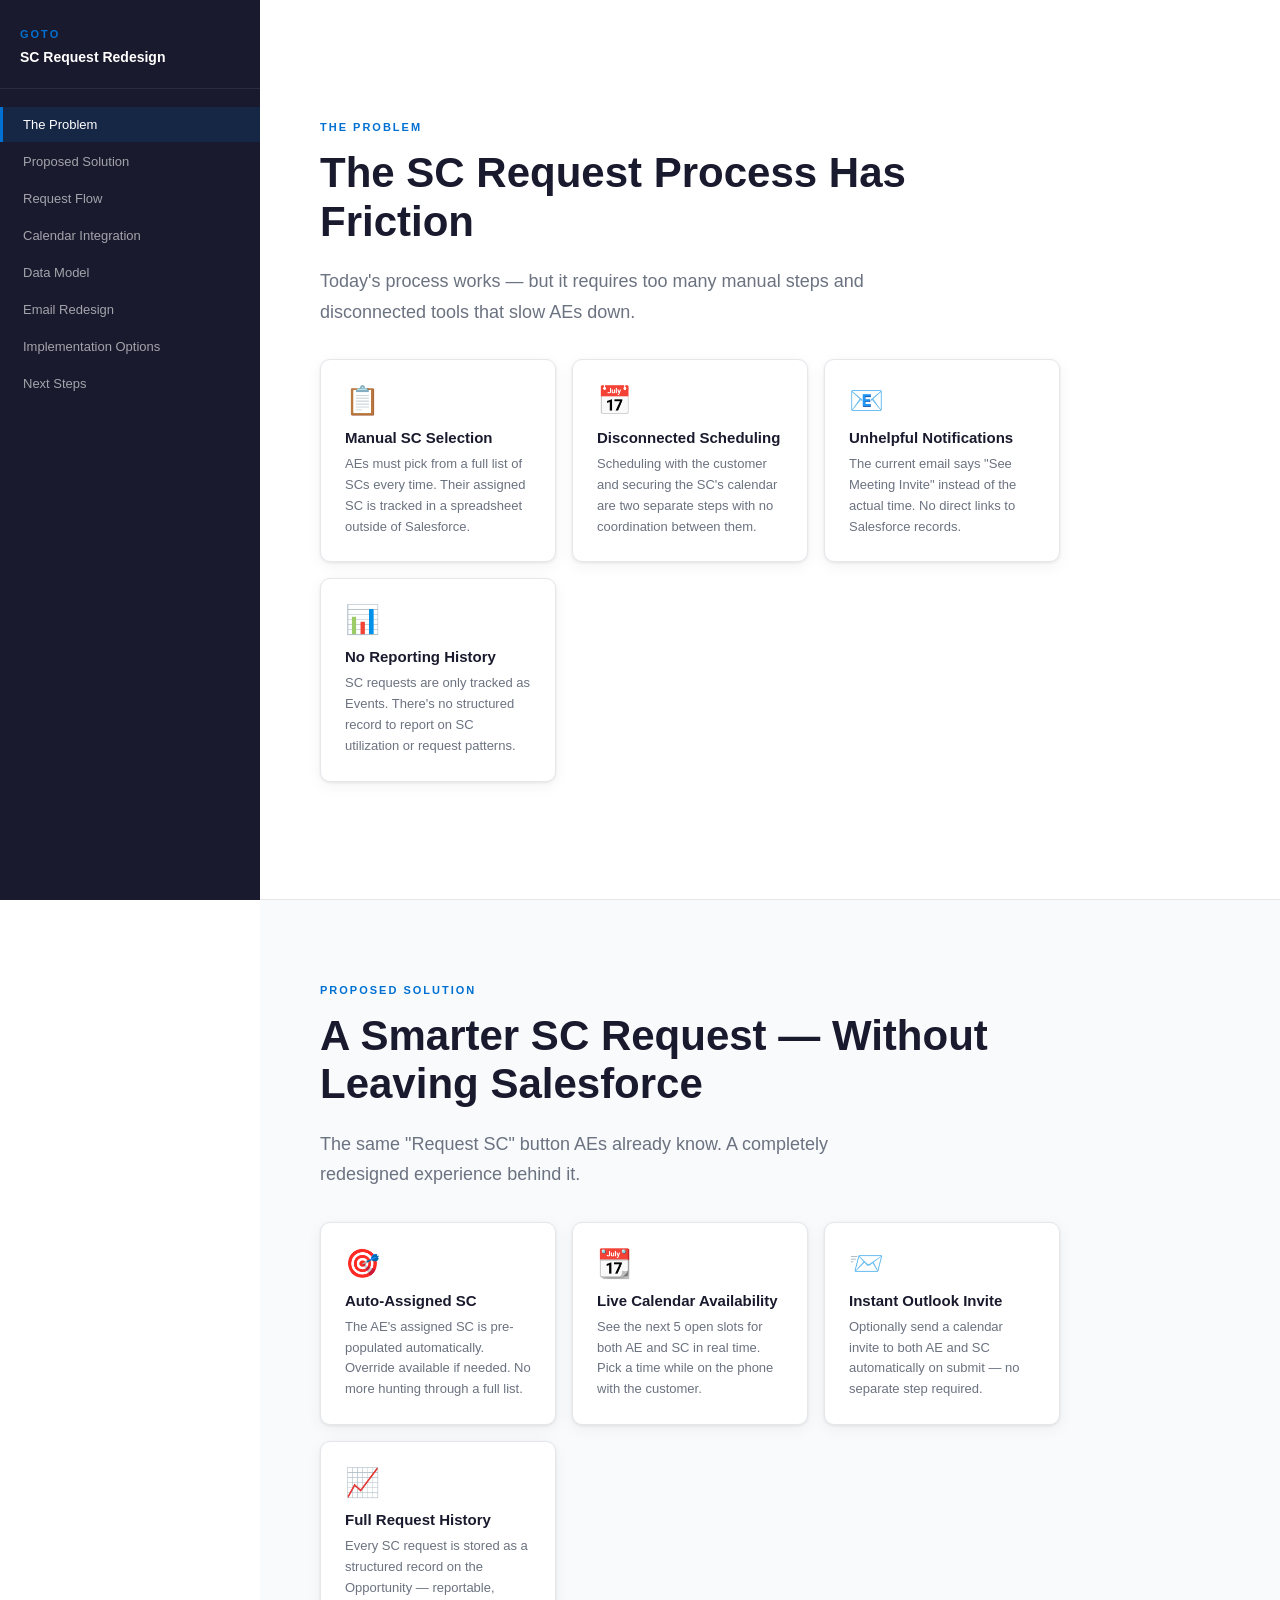
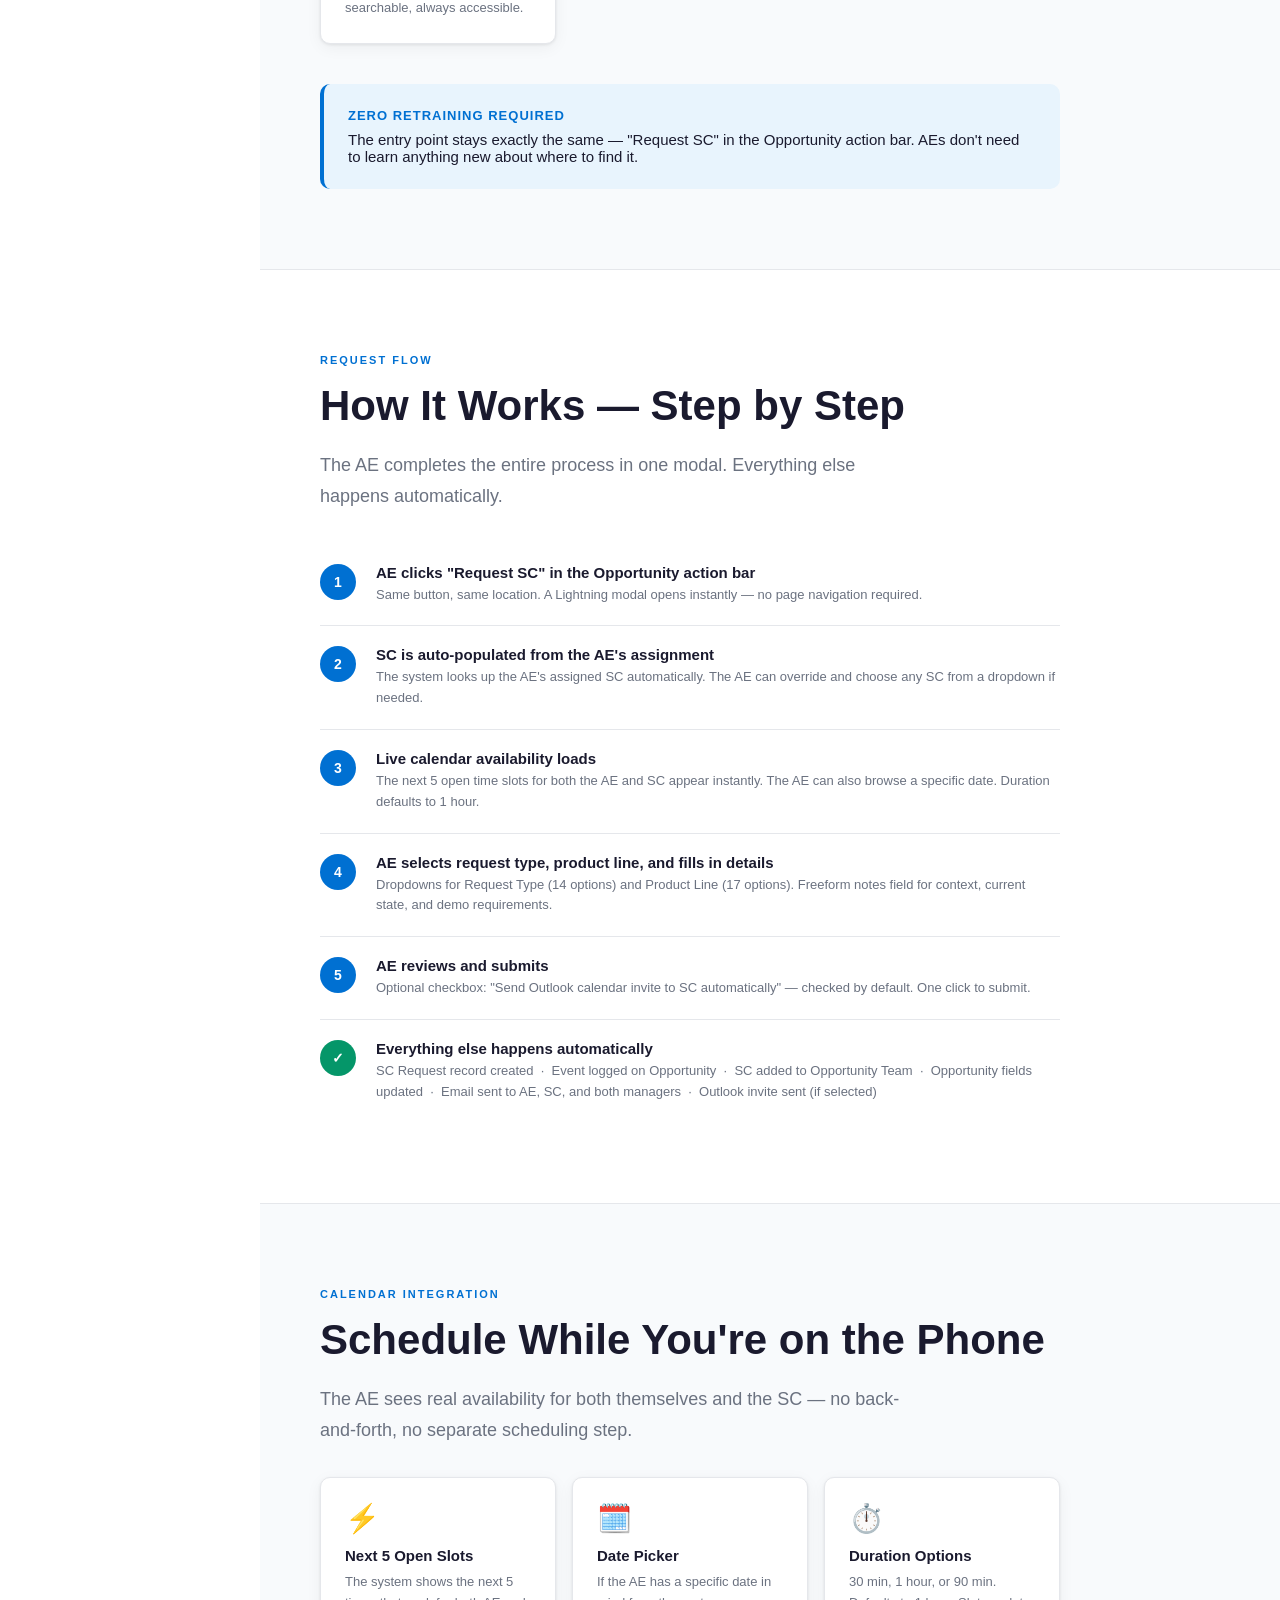
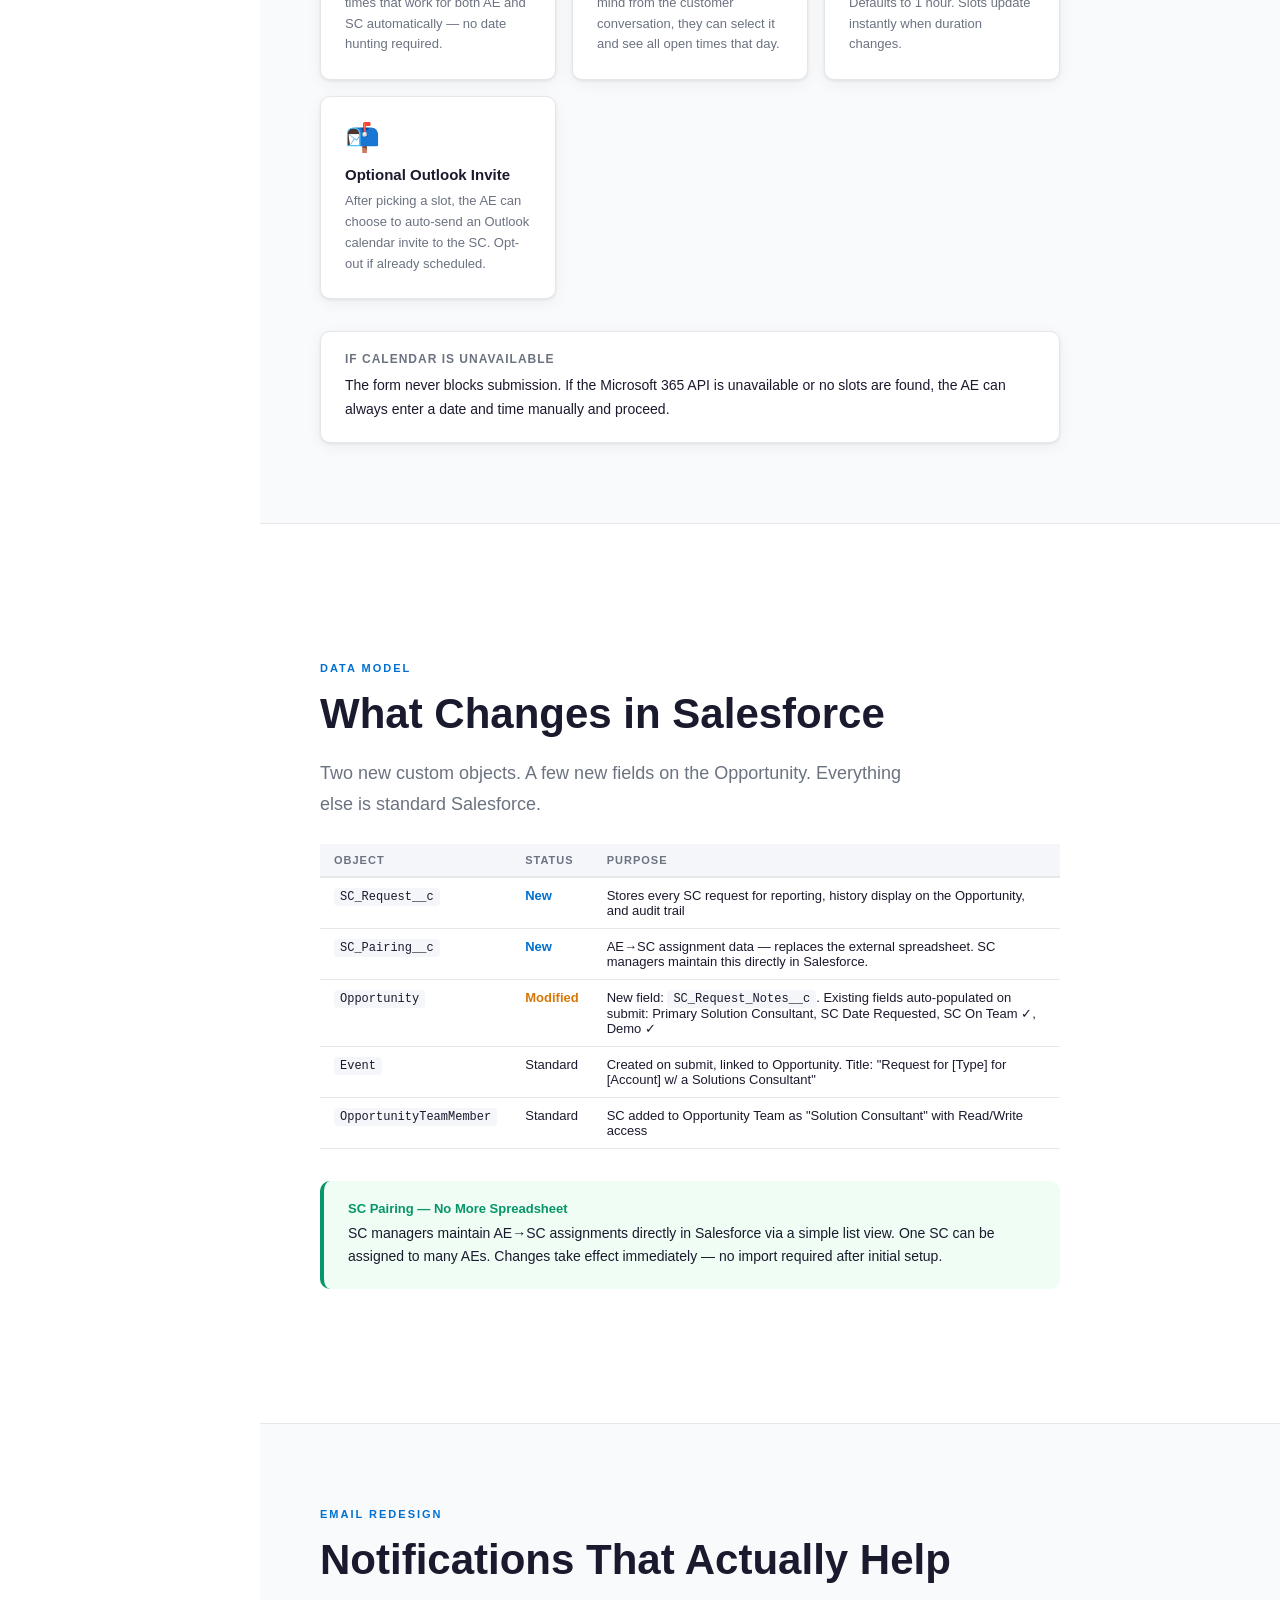
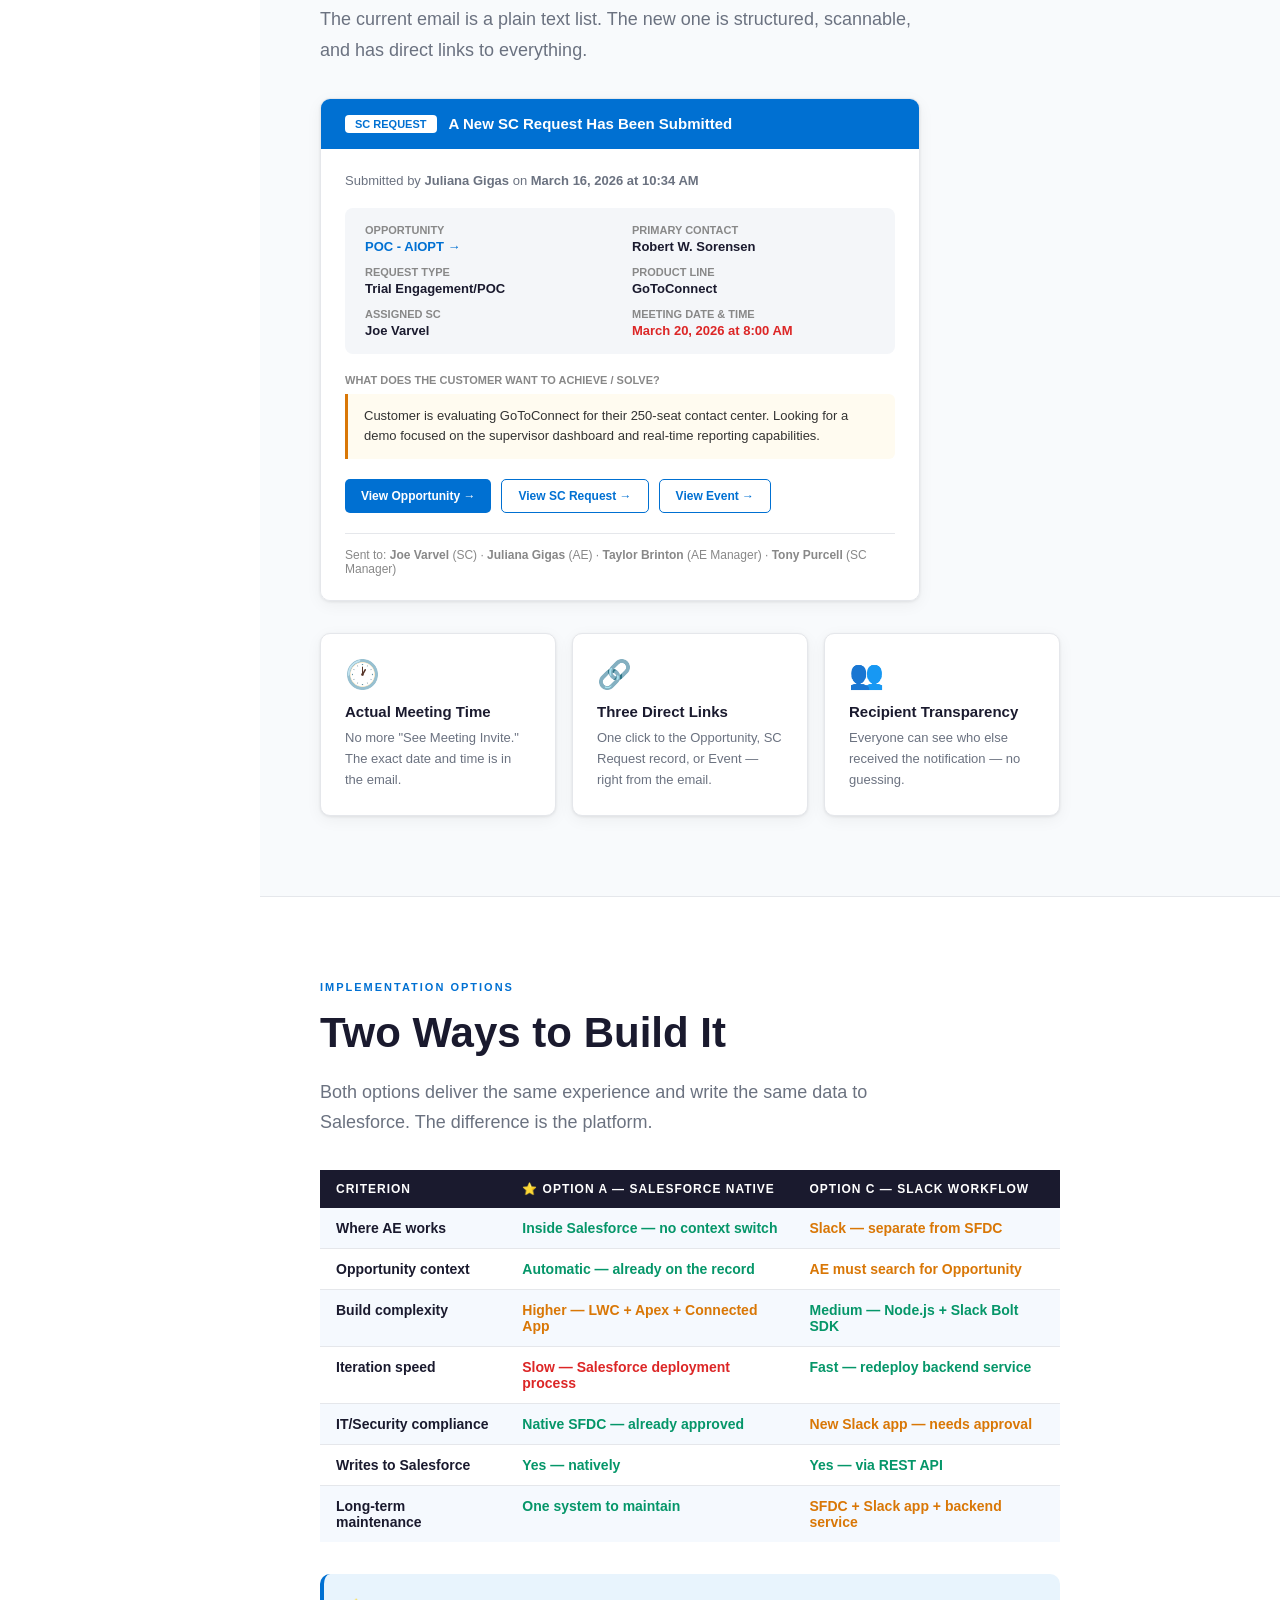
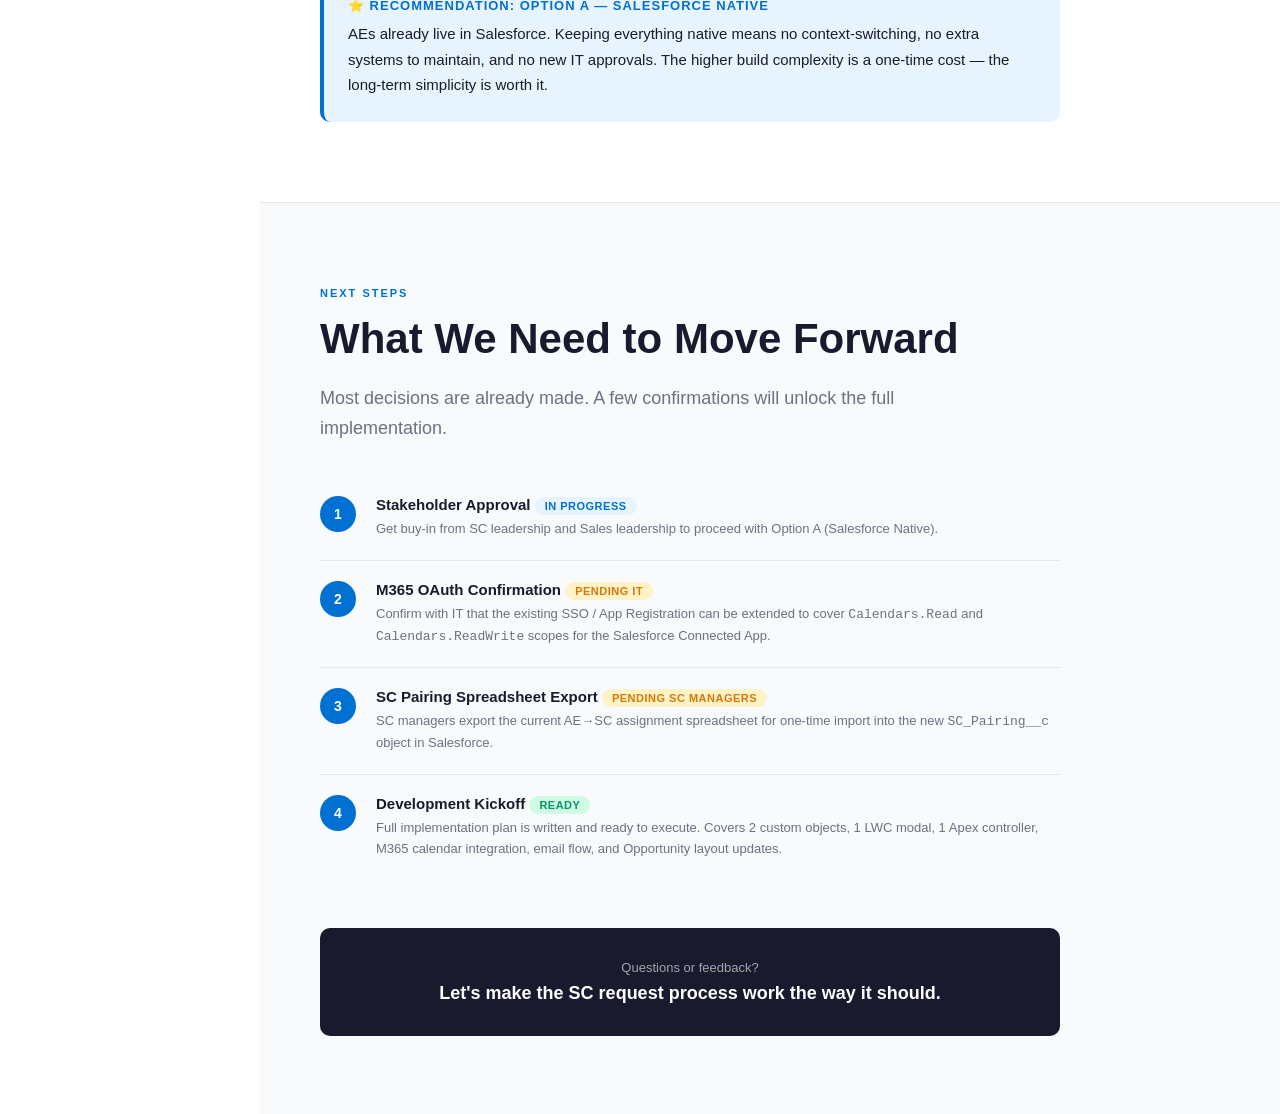
<file: docs/site/index.html>
<!DOCTYPE html>
<html lang="en">
<head>
  <meta charset="UTF-8">
  <meta name="viewport" content="width=device-width, initial-scale=1.0">
  <title>SC Request Redesign — GoTo</title>
  <link rel="stylesheet" href="styles.css">
</head>
<body>
  <div class="layout">

    <!-- Sidebar nav -->
    <nav class="sidebar" id="sidebar">
      <div class="sidebar-header">
        <div class="sidebar-logo">GoTo</div>
        <div class="sidebar-title">SC Request Redesign</div>
      </div>
      <ul class="nav-list" id="nav-list">
        <li><a href="#problem" class="nav-link active">The Problem</a></li>
        <li><a href="#solution" class="nav-link">Proposed Solution</a></li>
        <li><a href="#flow" class="nav-link">Request Flow</a></li>
        <li><a href="#calendar" class="nav-link">Calendar Integration</a></li>
        <li><a href="#data-model" class="nav-link">Data Model</a></li>
        <li><a href="#email" class="nav-link">Email Redesign</a></li>
        <li><a href="#options" class="nav-link">Implementation Options</a></li>
        <li><a href="#next-steps" class="nav-link">Next Steps</a></li>
      </ul>
    </nav>

    <!-- Main content -->
    <main class="content" id="content">

      <!-- 1. The Problem -->
      <section id="problem" class="section">
        <div class="section-inner">
          <span class="section-label">The Problem</span>
          <h1>The SC Request Process Has Friction</h1>
          <p class="lead">Today's process works — but it requires too many manual steps and disconnected tools that slow AEs down.</p>
          <div class="cards">
            <div class="card">
              <div class="card-icon">📋</div>
              <h3>Manual SC Selection</h3>
              <p>AEs must pick from a full list of SCs every time. Their assigned SC is tracked in a spreadsheet outside of Salesforce.</p>
            </div>
            <div class="card">
              <div class="card-icon">📅</div>
              <h3>Disconnected Scheduling</h3>
              <p>Scheduling with the customer and securing the SC's calendar are two separate steps with no coordination between them.</p>
            </div>
            <div class="card">
              <div class="card-icon">📧</div>
              <h3>Unhelpful Notifications</h3>
              <p>The current email says "See Meeting Invite" instead of the actual time. No direct links to Salesforce records.</p>
            </div>
            <div class="card">
              <div class="card-icon">📊</div>
              <h3>No Reporting History</h3>
              <p>SC requests are only tracked as Events. There's no structured record to report on SC utilization or request patterns.</p>
            </div>
          </div>
        </div>
      </section>

      <!-- 2. Proposed Solution -->
      <section id="solution" class="section">
        <div class="section-inner">
          <span class="section-label">Proposed Solution</span>
          <h1>A Smarter SC Request — Without Leaving Salesforce</h1>
          <p class="lead">The same "Request SC" button AEs already know. A completely redesigned experience behind it.</p>
          <div class="cards">
            <div class="card">
              <div class="card-icon">🎯</div>
              <h3>Auto-Assigned SC</h3>
              <p>The AE's assigned SC is pre-populated automatically. Override available if needed. No more hunting through a full list.</p>
            </div>
            <div class="card">
              <div class="card-icon">📆</div>
              <h3>Live Calendar Availability</h3>
              <p>See the next 5 open slots for both AE and SC in real time. Pick a time while on the phone with the customer.</p>
            </div>
            <div class="card">
              <div class="card-icon">📨</div>
              <h3>Instant Outlook Invite</h3>
              <p>Optionally send a calendar invite to both AE and SC automatically on submit — no separate step required.</p>
            </div>
            <div class="card">
              <div class="card-icon">📈</div>
              <h3>Full Request History</h3>
              <p>Every SC request is stored as a structured record on the Opportunity — reportable, searchable, always accessible.</p>
            </div>
          </div>
          <div style="margin-top:40px;padding:24px;background:var(--blue-light);border-radius:var(--radius);border-left:4px solid var(--blue)">
            <p style="font-size:13px;font-weight:700;text-transform:uppercase;letter-spacing:1px;color:var(--blue);margin-bottom:8px">Zero Retraining Required</p>
            <p style="font-size:15px;color:var(--text)">The entry point stays exactly the same — "Request SC" in the Opportunity action bar. AEs don't need to learn anything new about where to find it.</p>
          </div>
        </div>
      </section>

      <!-- 3. Request Flow -->
      <section id="flow" class="section">
        <div class="section-inner">
          <span class="section-label">Request Flow</span>
          <h1>How It Works — Step by Step</h1>
          <p class="lead">The AE completes the entire process in one modal. Everything else happens automatically.</p>
          <div class="steps">
            <div class="step">
              <div class="step-num">1</div>
              <div class="step-body">
                <h3>AE clicks "Request SC" in the Opportunity action bar</h3>
                <p>Same button, same location. A Lightning modal opens instantly — no page navigation required.</p>
              </div>
            </div>
            <div class="step">
              <div class="step-num">2</div>
              <div class="step-body">
                <h3>SC is auto-populated from the AE's assignment</h3>
                <p>The system looks up the AE's assigned SC automatically. The AE can override and choose any SC from a dropdown if needed.</p>
              </div>
            </div>
            <div class="step">
              <div class="step-num">3</div>
              <div class="step-body">
                <h3>Live calendar availability loads</h3>
                <p>The next 5 open time slots for both the AE and SC appear instantly. The AE can also browse a specific date. Duration defaults to 1 hour.</p>
              </div>
            </div>
            <div class="step">
              <div class="step-num">4</div>
              <div class="step-body">
                <h3>AE selects request type, product line, and fills in details</h3>
                <p>Dropdowns for Request Type (14 options) and Product Line (17 options). Freeform notes field for context, current state, and demo requirements.</p>
              </div>
            </div>
            <div class="step">
              <div class="step-num">5</div>
              <div class="step-body">
                <h3>AE reviews and submits</h3>
                <p>Optional checkbox: "Send Outlook calendar invite to SC automatically" — checked by default. One click to submit.</p>
              </div>
            </div>
            <div class="step step-auto">
              <div class="step-num">✓</div>
              <div class="step-body">
                <h3>Everything else happens automatically</h3>
                <p>SC Request record created &nbsp;·&nbsp; Event logged on Opportunity &nbsp;·&nbsp; SC added to Opportunity Team &nbsp;·&nbsp; Opportunity fields updated &nbsp;·&nbsp; Email sent to AE, SC, and both managers &nbsp;·&nbsp; Outlook invite sent (if selected)</p>
              </div>
            </div>
          </div>
        </div>
      </section>

      <!-- 4. Calendar Integration -->
      <section id="calendar" class="section">
        <div class="section-inner">
          <span class="section-label">Calendar Integration</span>
          <h1>Schedule While You're on the Phone</h1>
          <p class="lead">The AE sees real availability for both themselves and the SC — no back-and-forth, no separate scheduling step.</p>
          <div class="cards">
            <div class="card">
              <div class="card-icon">⚡</div>
              <h3>Next 5 Open Slots</h3>
              <p>The system shows the next 5 times that work for both AE and SC automatically — no date hunting required.</p>
            </div>
            <div class="card">
              <div class="card-icon">🗓️</div>
              <h3>Date Picker</h3>
              <p>If the AE has a specific date in mind from the customer conversation, they can select it and see all open times that day.</p>
            </div>
            <div class="card">
              <div class="card-icon">⏱️</div>
              <h3>Duration Options</h3>
              <p>30 min, 1 hour, or 90 min. Defaults to 1 hour. Slots update instantly when duration changes.</p>
            </div>
            <div class="card">
              <div class="card-icon">📬</div>
              <h3>Optional Outlook Invite</h3>
              <p>After picking a slot, the AE can choose to auto-send an Outlook calendar invite to the SC. Opt-out if already scheduled.</p>
            </div>
          </div>
          <div style="margin-top:32px;padding:20px 24px;background:#fff;border:1px solid var(--border);border-radius:var(--radius);box-shadow:var(--shadow)">
            <p style="font-size:12px;font-weight:700;text-transform:uppercase;letter-spacing:1px;color:var(--text-muted);margin-bottom:8px">If calendar is unavailable</p>
            <p style="font-size:14px;color:var(--text);line-height:1.7">The form never blocks submission. If the Microsoft 365 API is unavailable or no slots are found, the AE can always enter a date and time manually and proceed.</p>
          </div>
        </div>
      </section>

      <!-- 5. Data Model -->
      <section id="data-model" class="section">
        <div class="section-inner">
          <span class="section-label">Data Model</span>
          <h1>What Changes in Salesforce</h1>
          <p class="lead">Two new custom objects. A few new fields on the Opportunity. Everything else is standard Salesforce.</p>
          <table class="data-table">
            <thead>
              <tr>
                <th>Object</th>
                <th>Status</th>
                <th>Purpose</th>
              </tr>
            </thead>
            <tbody>
              <tr>
                <td><code>SC_Request__c</code></td>
                <td><span class="new">New</span></td>
                <td>Stores every SC request for reporting, history display on the Opportunity, and audit trail</td>
              </tr>
              <tr>
                <td><code>SC_Pairing__c</code></td>
                <td><span class="new">New</span></td>
                <td>AE→SC assignment data — replaces the external spreadsheet. SC managers maintain this directly in Salesforce.</td>
              </tr>
              <tr>
                <td><code>Opportunity</code></td>
                <td><span class="modified">Modified</span></td>
                <td>New field: <code>SC_Request_Notes__c</code>. Existing fields auto-populated on submit: Primary Solution Consultant, SC Date Requested, SC On Team ✓, Demo ✓</td>
              </tr>
              <tr>
                <td><code>Event</code></td>
                <td>Standard</td>
                <td>Created on submit, linked to Opportunity. Title: "Request for [Type] for [Account] w/ a Solutions Consultant"</td>
              </tr>
              <tr>
                <td><code>OpportunityTeamMember</code></td>
                <td>Standard</td>
                <td>SC added to Opportunity Team as "Solution Consultant" with Read/Write access</td>
              </tr>
            </tbody>
          </table>
          <div style="margin-top:32px;padding:20px 24px;background:#f0fdf4;border-radius:var(--radius);border-left:4px solid var(--green)">
            <p style="font-size:13px;font-weight:700;color:var(--green);margin-bottom:6px">SC Pairing — No More Spreadsheet</p>
            <p style="font-size:14px;color:var(--text);line-height:1.7">SC managers maintain AE→SC assignments directly in Salesforce via a simple list view. One SC can be assigned to many AEs. Changes take effect immediately — no import required after initial setup.</p>
          </div>
        </div>
      </section>

      <!-- 6. Email Redesign -->
      <section id="email" class="section">
        <div class="section-inner">
          <span class="section-label">Email Redesign</span>
          <h1>Notifications That Actually Help</h1>
          <p class="lead">The current email is a plain text list. The new one is structured, scannable, and has direct links to everything.</p>
          <div class="email-mockup">
            <div class="email-header">
              <div class="email-header-badge">SC REQUEST</div>
              <div class="email-header-title">A New SC Request Has Been Submitted</div>
            </div>
            <div class="email-body">
              <p class="email-meta">Submitted by <strong>Juliana Gigas</strong> on <strong>March 16, 2026 at 10:34 AM</strong></p>
              <div class="email-grid">
                <div>
                  <div class="email-field-label">Opportunity</div>
                  <div class="email-field-value link">POC - AIOPT →</div>
                </div>
                <div>
                  <div class="email-field-label">Primary Contact</div>
                  <div class="email-field-value">Robert W. Sorensen</div>
                </div>
                <div>
                  <div class="email-field-label">Request Type</div>
                  <div class="email-field-value">Trial Engagement/POC</div>
                </div>
                <div>
                  <div class="email-field-label">Product Line</div>
                  <div class="email-field-value">GoToConnect</div>
                </div>
                <div>
                  <div class="email-field-label">Assigned SC</div>
                  <div class="email-field-value">Joe Varvel</div>
                </div>
                <div>
                  <div class="email-field-label">Meeting Date &amp; Time</div>
                  <div class="email-field-value date">March 20, 2026 at 8:00 AM</div>
                </div>
              </div>
              <div class="email-notes">
                <div class="email-notes-label">What does the customer want to achieve / solve?</div>
                <div class="email-notes-body">Customer is evaluating GoToConnect for their 250-seat contact center. Looking for a demo focused on the supervisor dashboard and real-time reporting capabilities.</div>
              </div>
              <div class="email-actions">
                <button class="email-btn email-btn-primary">View Opportunity →</button>
                <button class="email-btn email-btn-secondary">View SC Request →</button>
                <button class="email-btn email-btn-secondary">View Event →</button>
              </div>
              <div class="email-footer">
                Sent to: <strong>Joe Varvel</strong> (SC) · <strong>Juliana Gigas</strong> (AE) · <strong>Taylor Brinton</strong> (AE Manager) · <strong>Tony Purcell</strong> (SC Manager)
              </div>
            </div>
          </div>
          <div class="cards" style="margin-top:32px">
            <div class="card">
              <div class="card-icon">🕐</div>
              <h3>Actual Meeting Time</h3>
              <p>No more "See Meeting Invite." The exact date and time is in the email.</p>
            </div>
            <div class="card">
              <div class="card-icon">🔗</div>
              <h3>Three Direct Links</h3>
              <p>One click to the Opportunity, SC Request record, or Event — right from the email.</p>
            </div>
            <div class="card">
              <div class="card-icon">👥</div>
              <h3>Recipient Transparency</h3>
              <p>Everyone can see who else received the notification — no guessing.</p>
            </div>
          </div>
        </div>
      </section>

      <!-- 7. Implementation Options -->
      <section id="options" class="section">
        <div class="section-inner">
          <span class="section-label">Implementation Options</span>
          <h1>Two Ways to Build It</h1>
          <p class="lead">Both options deliver the same experience and write the same data to Salesforce. The difference is the platform.</p>
          <table class="compare">
            <thead>
              <tr>
                <th>Criterion</th>
                <th>⭐ Option A — Salesforce Native</th>
                <th>Option C — Slack Workflow</th>
              </tr>
            </thead>
            <tbody>
              <tr class="highlight">
                <td><strong>Where AE works</strong></td>
                <td class="yes">Inside Salesforce — no context switch</td>
                <td class="partial">Slack — separate from SFDC</td>
              </tr>
              <tr>
                <td><strong>Opportunity context</strong></td>
                <td class="yes">Automatic — already on the record</td>
                <td class="partial">AE must search for Opportunity</td>
              </tr>
              <tr class="highlight">
                <td><strong>Build complexity</strong></td>
                <td class="partial">Higher — LWC + Apex + Connected App</td>
                <td class="yes">Medium — Node.js + Slack Bolt SDK</td>
              </tr>
              <tr>
                <td><strong>Iteration speed</strong></td>
                <td class="no">Slow — Salesforce deployment process</td>
                <td class="yes">Fast — redeploy backend service</td>
              </tr>
              <tr class="highlight">
                <td><strong>IT/Security compliance</strong></td>
                <td class="yes">Native SFDC — already approved</td>
                <td class="partial">New Slack app — needs approval</td>
              </tr>
              <tr>
                <td><strong>Writes to Salesforce</strong></td>
                <td class="yes">Yes — natively</td>
                <td class="yes">Yes — via REST API</td>
              </tr>
              <tr class="highlight">
                <td><strong>Long-term maintenance</strong></td>
                <td class="yes">One system to maintain</td>
                <td class="partial">SFDC + Slack app + backend service</td>
              </tr>
            </tbody>
          </table>
          <div style="margin-top:32px;padding:24px;background:var(--blue-light);border-radius:var(--radius);border-left:4px solid var(--blue)">
            <p style="font-size:13px;font-weight:700;text-transform:uppercase;letter-spacing:1px;color:var(--blue);margin-bottom:8px">⭐ Recommendation: Option A — Salesforce Native</p>
            <p style="font-size:15px;color:var(--text);line-height:1.7">AEs already live in Salesforce. Keeping everything native means no context-switching, no extra systems to maintain, and no new IT approvals. The higher build complexity is a one-time cost — the long-term simplicity is worth it.</p>
          </div>
        </div>
      </section>

      <!-- 8. Next Steps -->
      <section id="next-steps" class="section">
        <div class="section-inner">
          <span class="section-label">Next Steps</span>
          <h1>What We Need to Move Forward</h1>
          <p class="lead">Most decisions are already made. A few confirmations will unlock the full implementation.</p>
          <div class="steps">
            <div class="step">
              <div class="step-num">1</div>
              <div class="step-body">
                <h3>Stakeholder Approval <span class="badge badge-blue">In Progress</span></h3>
                <p>Get buy-in from SC leadership and Sales leadership to proceed with Option A (Salesforce Native).</p>
              </div>
            </div>
            <div class="step">
              <div class="step-num">2</div>
              <div class="step-body">
                <h3>M365 OAuth Confirmation <span class="badge badge-amber">Pending IT</span></h3>
                <p>Confirm with IT that the existing SSO / App Registration can be extended to cover <code>Calendars.Read</code> and <code>Calendars.ReadWrite</code> scopes for the Salesforce Connected App.</p>
              </div>
            </div>
            <div class="step">
              <div class="step-num">3</div>
              <div class="step-body">
                <h3>SC Pairing Spreadsheet Export <span class="badge badge-amber">Pending SC Managers</span></h3>
                <p>SC managers export the current AE→SC assignment spreadsheet for one-time import into the new <code>SC_Pairing__c</code> object in Salesforce.</p>
              </div>
            </div>
            <div class="step">
              <div class="step-num">4</div>
              <div class="step-body">
                <h3>Development Kickoff <span class="badge badge-green">Ready</span></h3>
                <p>Full implementation plan is written and ready to execute. Covers 2 custom objects, 1 LWC modal, 1 Apex controller, M365 calendar integration, email flow, and Opportunity layout updates.</p>
              </div>
            </div>
          </div>
          <div style="margin-top:48px;padding:32px;background:var(--text);border-radius:var(--radius);text-align:center">
            <p style="color:rgba(255,255,255,0.6);font-size:13px;margin-bottom:8px">Questions or feedback?</p>
            <p style="color:#fff;font-size:18px;font-weight:600">Let's make the SC request process work the way it should.</p>
          </div>
        </div>
      </section>

    </main>
  </div>
  <script src="app.js"></script>
</body>
</html>
</file>
<file: docs/styles.css>
/* ── Fonts ────────────────────────────────── */
@import url('https://fonts.googleapis.com/css2?family=Figtree:wght@400;500;600;700&display=swap');

/* ── Reset & base ─────────────────────────── */
*, *::before, *::after { box-sizing: border-box; margin: 0; padding: 0; }

:root {
  --sidebar-width: 260px;
  /* GoTo brand colors */
  --goto-yellow: #FFE900;
  --goto-yellow-dark: #E6D200;
  --goto-black: #0d0d0d;
  --goto-dark: #1a1a1a;
  /* Salesforce blue — kept for email mockup */
  --blue: #0070d2;
  --blue-light: #e8f4fd;
  /* UI colors */
  --text: #1a1a1a;
  --text-muted: #6b7280;
  --border: #e5e7eb;
  --bg: #ffffff;
  --section-bg-alt: #f9f9f7;
  --green: #059669;
  --amber: #d97706;
  --red: #dc2626;
  --radius: 10px;
  --shadow: 0 1px 3px rgba(0,0,0,0.08), 0 4px 16px rgba(0,0,0,0.05);
}

html { scroll-behavior: smooth; }
body { font-family: 'Figtree', -apple-system, BlinkMacSystemFont, sans-serif; color: var(--text); background: var(--bg); }

/* ── Layout ───────────────────────────────── */
.layout { display: flex; min-height: 100vh; }

/* ── Sidebar ──────────────────────────────── */
.sidebar {
  width: var(--sidebar-width);
  background: var(--goto-black);
  position: fixed;
  top: 0; left: 0; bottom: 0;
  display: flex; flex-direction: column;
  z-index: 100;
  overflow-y: auto;
}
.sidebar-header {
  padding: 28px 20px 20px;
  border-bottom: 1px solid rgba(255,255,255,0.08);
}
.sidebar-logo {
  display: flex; align-items: center;
  margin-bottom: 14px;
}
.sidebar-logo-wordmark {
  font-family: 'Figtree', sans-serif;
  font-size: 24px; font-weight: 700; letter-spacing: -0.5px;
  color: #fff; line-height: 1;
  position: relative;
}
/* Yellow underline accent under the "o" in GoTo — mimics goto.com logo style */
.sidebar-logo-wordmark span {
  position: relative;
}
.sidebar-logo-wordmark span::after {
  content: '';
  position: absolute; bottom: -3px; left: 0; right: 0;
  height: 3px; background: var(--goto-yellow); border-radius: 2px;
}
.sidebar-subtitle {
  font-size: 11px; font-weight: 500;
  color: rgba(255,255,255,0.4);
  text-transform: uppercase; letter-spacing: 1.5px;
  line-height: 1.4;
}
.nav-list { list-style: none; padding: 16px 0; }
.nav-list li { margin: 2px 0; }
.nav-link {
  display: block; padding: 10px 20px;
  color: rgba(255,255,255,0.5); text-decoration: none;
  font-size: 13px; font-weight: 500;
  transition: all 0.15s; border-left: 3px solid transparent;
  border-radius: 0;
}
.nav-link:hover { color: #fff; background: rgba(255,255,255,0.06); }
.nav-link.active {
  color: var(--goto-black);
  background: var(--goto-yellow);
  border-left-color: var(--goto-yellow-dark);
  font-weight: 600;
}

/* ── Content ──────────────────────────────── */
.content { margin-left: var(--sidebar-width); flex: 1; }

/* ── Sections ─────────────────────────────── */
.section { min-height: 100vh; display: flex; align-items: center; border-bottom: 1px solid var(--border); }
.section:nth-child(even) { background: var(--section-bg-alt); }
.section-inner { max-width: 860px; padding: 80px 60px; width: 100%; }

.section-label {
  display: inline-flex; align-items: center; gap: 8px;
  font-size: 11px; font-weight: 700;
  letter-spacing: 2px; text-transform: uppercase;
  color: var(--text-muted); margin-bottom: 16px;
}
.section-label::before {
  content: '';
  display: inline-block; width: 18px; height: 3px;
  background: var(--goto-yellow); border-radius: 2px;
  flex-shrink: 0;
}

.section-inner h1 {
  font-size: 42px; font-weight: 700; line-height: 1.15;
  margin-bottom: 20px; color: var(--text); letter-spacing: -0.5px;
}
.lead { font-size: 18px; color: var(--text-muted); line-height: 1.7; max-width: 600px; }

/* ── Cards ────────────────────────────────── */
.cards { display: grid; grid-template-columns: repeat(auto-fit, minmax(220px, 1fr)); gap: 16px; margin-top: 32px; }
.card {
  background: var(--bg); border: 1px solid var(--border);
  border-radius: var(--radius); padding: 24px; box-shadow: var(--shadow);
  transition: transform 0.15s, box-shadow 0.15s;
}
.card:hover { transform: translateY(-2px); box-shadow: 0 4px 20px rgba(0,0,0,0.1); }
.card-icon { font-size: 28px; margin-bottom: 12px; }
.card h3 { font-size: 15px; font-weight: 600; margin-bottom: 8px; }
.card p { font-size: 13px; color: var(--text-muted); line-height: 1.6; }

/* ── Yellow callout (GoTo brand) ──────────── */
.callout-yellow {
  margin-top: 40px; padding: 22px 24px;
  background: var(--goto-yellow); border-radius: var(--radius);
}
.callout-yellow-label {
  font-size: 11px; font-weight: 700; text-transform: uppercase;
  letter-spacing: 1.5px; color: rgba(0,0,0,0.5); margin-bottom: 6px;
}
.callout-yellow-body { font-size: 15px; color: var(--goto-black); line-height: 1.6; font-weight: 500; }

/* ── Info callout (white card) ────────────── */
.info-callout {
  margin-top: 32px; padding: 20px 24px;
  background: #fff; border: 1px solid var(--border);
  border-radius: var(--radius); box-shadow: var(--shadow);
}
.info-callout-label { font-size: 12px; font-weight: 700; text-transform: uppercase; letter-spacing: 1px; color: var(--text-muted); margin-bottom: 8px; }
.info-callout-body { font-size: 14px; color: var(--text); line-height: 1.7; }

/* ── Success callout (green) ──────────────── */
.success-callout {
  margin-top: 32px; padding: 20px 24px;
  background: #f0fdf4; border-radius: var(--radius);
  border-left: 4px solid var(--green);
}
.success-callout-label { font-size: 13px; font-weight: 700; color: var(--green); margin-bottom: 6px; }
.success-callout-body { font-size: 14px; color: var(--text); line-height: 1.7; }

/* ── Comparison table ─────────────────────── */
.compare { width: 100%; border-collapse: collapse; margin-top: 32px; font-size: 14px; }
.compare th {
  background: var(--goto-black); color: #fff;
  padding: 12px 16px; text-align: left;
  font-size: 12px; text-transform: uppercase; letter-spacing: 1px;
}
.compare th:nth-child(2) {
  background: var(--goto-yellow); color: var(--goto-black);
}
.compare td { padding: 12px 16px; border-bottom: 1px solid var(--border); vertical-align: top; }
.compare tr:last-child td { border-bottom: none; }
.compare .yes { color: var(--green); font-weight: 600; }
.compare .no { color: var(--red); font-weight: 600; }
.compare .partial { color: var(--amber); font-weight: 600; }
.compare .highlight { background: #fffef0; }

/* ── Recommendation block ─────────────────── */
.rec-block {
  margin-top: 32px; padding: 24px;
  background: var(--goto-yellow); border-radius: var(--radius);
}
.rec-block-label {
  font-size: 13px; font-weight: 700; text-transform: uppercase;
  letter-spacing: 1px; color: rgba(0,0,0,0.5); margin-bottom: 8px;
}
.rec-block-body { font-size: 15px; color: var(--goto-black); line-height: 1.7; font-weight: 500; }

/* ── Step flow ────────────────────────────── */
.steps { margin-top: 32px; display: flex; flex-direction: column; gap: 0; }
.step { display: flex; gap: 20px; align-items: flex-start; padding: 20px 0; border-bottom: 1px solid var(--border); }
.step:last-child { border-bottom: none; }
.step-num {
  width: 36px; height: 36px; border-radius: 50%;
  background: var(--goto-yellow); color: var(--goto-black);
  display: flex; align-items: center; justify-content: center;
  font-size: 14px; font-weight: 700; flex-shrink: 0;
}
.step-body h3 { font-size: 15px; font-weight: 600; margin-bottom: 4px; }
.step-body p { font-size: 13px; color: var(--text-muted); line-height: 1.6; }
.step-auto .step-num {
  background: var(--goto-black); color: var(--goto-yellow);
}

/* ── Badge ────────────────────────────────── */
.badge { display: inline-block; padding: 3px 10px; border-radius: 20px; font-size: 11px; font-weight: 600; text-transform: uppercase; letter-spacing: 0.5px; }
.badge-blue { background: #f0f7ff; color: var(--blue); border: 1px solid #cce0f5; }
.badge-green { background: #d1fae5; color: var(--green); }
.badge-amber { background: #fef3c7; color: var(--amber); }

/* ── Email mockup ─────────────────────────── */
.email-mockup { border: 1px solid var(--border); border-radius: var(--radius); overflow: hidden; box-shadow: var(--shadow); margin-top: 32px; max-width: 600px; }
.email-header { background: var(--blue); padding: 16px 24px; display: flex; align-items: center; gap: 12px; }
.email-header-badge { background: #fff; color: var(--blue); font-size: 11px; font-weight: 700; padding: 3px 10px; border-radius: 4px; }
.email-header-title { color: #fff; font-size: 15px; font-weight: 600; }
.email-body { padding: 24px; background: #fff; color: var(--text); }
.email-meta { font-size: 13px; color: var(--text-muted); margin-bottom: 20px; }
.email-grid { display: grid; grid-template-columns: 1fr 1fr; gap: 12px 24px; background: #f4f6f9; border-radius: 8px; padding: 16px 20px; margin-bottom: 20px; }
.email-field-label { font-size: 11px; text-transform: uppercase; color: #888; font-weight: 600; margin-bottom: 3px; }
.email-field-value { font-size: 13px; font-weight: 600; }
.email-field-value.link { color: var(--blue); }
.email-field-value.date { color: var(--red); }
.email-notes { margin-bottom: 20px; }
.email-notes-label { font-size: 11px; text-transform: uppercase; color: #888; font-weight: 600; margin-bottom: 8px; }
.email-notes-body { background: #fffbf0; border-left: 3px solid var(--amber); padding: 12px 16px; border-radius: 0 6px 6px 0; font-size: 13px; line-height: 1.6; color: #333; }
.email-actions { display: flex; gap: 10px; margin-bottom: 20px; flex-wrap: wrap; }
.email-btn { padding: 9px 16px; border-radius: 5px; font-size: 12px; font-weight: 600; cursor: pointer; border: none; font-family: 'Figtree', sans-serif; }
.email-btn-primary { background: var(--blue); color: #fff; }
.email-btn-secondary { background: #fff; color: var(--blue); border: 1.5px solid var(--blue); }
.email-footer { border-top: 1px solid var(--border); padding-top: 14px; font-size: 12px; color: #888; }

/* ── Data table ───────────────────────────── */
.data-table { width: 100%; border-collapse: collapse; font-size: 13px; margin-top: 24px; }
.data-table th { background: #f4f6f9; padding: 10px 14px; text-align: left; font-size: 11px; text-transform: uppercase; letter-spacing: 1px; color: var(--text-muted); border-bottom: 2px solid var(--border); }
.data-table td { padding: 10px 14px; border-bottom: 1px solid var(--border); vertical-align: top; }
.data-table code { background: #f4f6f9; padding: 2px 6px; border-radius: 4px; font-size: 12px; font-family: 'SF Mono', 'Fira Code', monospace; }
.data-table .new { color: var(--blue); font-weight: 600; }
.data-table .modified { color: var(--amber); font-weight: 600; }

/* ── Closing CTA ──────────────────────────── */
.closing-cta {
  margin-top: 48px; padding: 36px;
  background: var(--goto-black); border-radius: var(--radius);
  text-align: center;
}
.closing-cta-sub { color: rgba(255,255,255,0.45); font-size: 13px; margin-bottom: 10px; }
.closing-cta-main { color: #fff; font-size: 19px; font-weight: 600; line-height: 1.5; }
.closing-cta-main em { color: var(--goto-yellow); font-style: normal; }

/* ── Sidebar divider ─────────────────────── */
.nav-divider {
  padding: 16px 20px 6px;
  font-size: 10px; font-weight: 700; letter-spacing: 2px;
  text-transform: uppercase; color: rgba(255,255,255,0.25);
  border-top: 1px solid rgba(255,255,255,0.08);
  margin-top: 8px;
}

/* ── Code block ───────────────────────────── */
.code-block {
  background: #1e1e1e; color: #d4d4d4;
  border-radius: var(--radius); padding: 20px 24px;
  font-family: 'SF Mono', 'Fira Code', 'Cascadia Code', monospace;
  font-size: 12.5px; line-height: 1.7; overflow-x: auto;
  margin-top: 16px;
}
.code-block .comment { color: #6a9955; }
.code-block .keyword { color: #569cd6; }
.code-block .string { color: #ce9178; }
.code-block .type { color: #4ec9b0; }

/* ── Tech component table ─────────────────── */
.tech-table { width: 100%; border-collapse: collapse; font-size: 13px; margin-top: 24px; }
.tech-table th { background: var(--goto-black); color: #fff; padding: 10px 14px; text-align: left; font-size: 11px; text-transform: uppercase; letter-spacing: 1px; }
.tech-table td { padding: 11px 14px; border-bottom: 1px solid var(--border); vertical-align: top; line-height: 1.5; }
.tech-table tr:last-child td { border-bottom: none; }
.tech-table td:first-child { font-family: 'SF Mono', 'Fira Code', monospace; font-size: 12px; color: var(--blue); white-space: nowrap; }
.tech-table td.plain { font-family: 'Figtree', sans-serif; font-size: 13px; color: var(--text); }

/* ── Scenario cards ───────────────────────── */
.scenarios { display: flex; flex-direction: column; gap: 12px; margin-top: 24px; }
.scenario { border: 1px solid var(--border); border-radius: var(--radius); padding: 18px 20px; }
.scenario-trigger { font-size: 12px; font-weight: 700; text-transform: uppercase; letter-spacing: 1px; margin-bottom: 6px; }
.scenario-trigger.s-green { color: var(--green); }
.scenario-trigger.s-amber { color: var(--amber); }
.scenario-trigger.s-blue { color: var(--blue); }
.scenario-trigger.s-muted { color: var(--text-muted); }
.scenario h4 { font-size: 14px; font-weight: 600; margin-bottom: 6px; }
.scenario p { font-size: 13px; color: var(--text-muted); line-height: 1.6; }

/* ── Pill tags ────────────────────────────── */
.pills { display: flex; flex-wrap: wrap; gap: 8px; margin-top: 12px; }
.pill { display: inline-block; padding: 4px 12px; border-radius: 20px; font-size: 12px; font-weight: 500; background: #f4f6f9; color: var(--text); border: 1px solid var(--border); }

/* ── Scope list ───────────────────────────── */
.scope-list { list-style: none; margin-top: 20px; display: flex; flex-direction: column; gap: 8px; }
.scope-list li { display: flex; align-items: flex-start; gap: 10px; font-size: 14px; line-height: 1.5; }
.scope-list li::before { content: '—'; color: var(--text-muted); flex-shrink: 0; margin-top: 1px; }

/* ── Chunk cards (impl plan) ──────────────── */
.chunks { display: flex; flex-direction: column; gap: 20px; margin-top: 28px; }
.chunk { border: 1px solid var(--border); border-radius: var(--radius); overflow: hidden; }
.chunk-header { background: var(--goto-black); padding: 14px 20px; display: flex; align-items: center; gap: 14px; }
.chunk-num { background: var(--goto-yellow); color: var(--goto-black); width: 28px; height: 28px; border-radius: 50%; display: flex; align-items: center; justify-content: center; font-size: 13px; font-weight: 700; flex-shrink: 0; }
.chunk-title { color: #fff; font-size: 14px; font-weight: 600; }
.chunk-body { padding: 16px 20px; }
.chunk-tasks { list-style: none; display: flex; flex-direction: column; gap: 8px; }
.chunk-tasks li { font-size: 13px; color: var(--text); display: flex; align-items: flex-start; gap: 10px; line-height: 1.5; }
.chunk-tasks li::before { content: ''; width: 16px; height: 16px; border: 1.5px solid var(--border); border-radius: 3px; flex-shrink: 0; margin-top: 1px; }
.chunk-files { margin-top: 12px; padding-top: 12px; border-top: 1px solid var(--border); }
.chunk-files-label { font-size: 11px; font-weight: 700; text-transform: uppercase; letter-spacing: 1px; color: var(--text-muted); margin-bottom: 8px; }
.chunk-files code { display: block; font-size: 11.5px; color: var(--blue); font-family: 'SF Mono', 'Fira Code', monospace; padding: 2px 0; }

/* ── Resolved / open question list ───────── */
.questions { list-style: none; margin-top: 20px; display: flex; flex-direction: column; gap: 10px; }
.questions li { display: flex; align-items: flex-start; gap: 12px; font-size: 14px; line-height: 1.5; padding: 12px 16px; border-radius: 8px; }
.questions li.resolved { background: #f0fdf4; }
.questions li.open { background: #fffbeb; }
.q-icon { font-size: 16px; flex-shrink: 0; margin-top: 1px; }
.q-body strong { display: block; font-size: 13px; font-weight: 600; margin-bottom: 2px; }
.q-body span { font-size: 13px; color: var(--text-muted); }

/* ── Responsive ───────────────────────────── */
@media (max-width: 768px) {
  .sidebar { transform: translateX(-100%); transition: transform 0.2s; }
  .sidebar.open { transform: translateX(0); }
  .content { margin-left: 0; }
  .section-inner { padding: 48px 24px; }
  .section-inner h1 { font-size: 28px; }
  .email-grid { grid-template-columns: 1fr; }
}
</file>
<file: docs/site/styles.css>
/* ── Reset & base ─────────────────────────── */
*, *::before, *::after { box-sizing: border-box; margin: 0; padding: 0; }

:root {
  --sidebar-width: 260px;
  --blue: #0070d2;
  --blue-dark: #005fb2;
  --blue-light: #e8f4fd;
  --text: #1a1a2e;
  --text-muted: #6b7280;
  --border: #e5e7eb;
  --bg: #ffffff;
  --section-bg-alt: #f8fafc;
  --green: #059669;
  --amber: #d97706;
  --red: #dc2626;
  --radius: 10px;
  --shadow: 0 1px 3px rgba(0,0,0,0.08), 0 4px 16px rgba(0,0,0,0.05);
}

html { scroll-behavior: smooth; }
body { font-family: -apple-system, BlinkMacSystemFont, 'Segoe UI', sans-serif; color: var(--text); background: var(--bg); }

/* ── Layout ───────────────────────────────── */
.layout { display: flex; min-height: 100vh; }

/* ── Sidebar ──────────────────────────────── */
.sidebar {
  width: var(--sidebar-width);
  background: var(--text);
  position: fixed;
  top: 0; left: 0; bottom: 0;
  display: flex; flex-direction: column;
  z-index: 100;
  overflow-y: auto;
}
.sidebar-header {
  padding: 28px 20px 20px;
  border-bottom: 1px solid rgba(255,255,255,0.08);
}
.sidebar-logo {
  font-size: 11px; font-weight: 700; letter-spacing: 2px;
  text-transform: uppercase; color: var(--blue); margin-bottom: 8px;
}
.sidebar-title {
  font-size: 14px; font-weight: 600; color: #fff; line-height: 1.4;
}
.nav-list { list-style: none; padding: 16px 0; }
.nav-list li { margin: 2px 0; }
.nav-link {
  display: block; padding: 10px 20px;
  color: rgba(255,255,255,0.6); text-decoration: none;
  font-size: 13px; font-weight: 500;
  transition: all 0.15s; border-left: 3px solid transparent;
}
.nav-link:hover { color: #fff; background: rgba(255,255,255,0.06); }
.nav-link.active { color: #fff; border-left-color: var(--blue); background: rgba(0,112,210,0.15); }

/* ── Content ──────────────────────────────── */
.content { margin-left: var(--sidebar-width); flex: 1; }

/* ── Sections ─────────────────────────────── */
.section { min-height: 100vh; display: flex; align-items: center; border-bottom: 1px solid var(--border); }
.section:nth-child(even) { background: var(--section-bg-alt); }
.section-inner { max-width: 860px; padding: 80px 60px; width: 100%; }
.section-label {
  display: inline-block; font-size: 11px; font-weight: 700;
  letter-spacing: 2px; text-transform: uppercase;
  color: var(--blue); margin-bottom: 16px;
}
.section-inner h1 { font-size: 42px; font-weight: 700; line-height: 1.15; margin-bottom: 20px; color: var(--text); }
.lead { font-size: 18px; color: var(--text-muted); line-height: 1.7; max-width: 600px; }

/* ── Cards ────────────────────────────────── */
.cards { display: grid; grid-template-columns: repeat(auto-fit, minmax(220px, 1fr)); gap: 16px; margin-top: 32px; }
.card { background: var(--bg); border: 1px solid var(--border); border-radius: var(--radius); padding: 24px; box-shadow: var(--shadow); }
.card-icon { font-size: 28px; margin-bottom: 12px; }
.card h3 { font-size: 15px; font-weight: 600; margin-bottom: 8px; }
.card p { font-size: 13px; color: var(--text-muted); line-height: 1.6; }

/* ── Comparison table ─────────────────────── */
.compare { width: 100%; border-collapse: collapse; margin-top: 32px; font-size: 14px; }
.compare th { background: var(--text); color: #fff; padding: 12px 16px; text-align: left; font-size: 12px; text-transform: uppercase; letter-spacing: 1px; }
.compare td { padding: 12px 16px; border-bottom: 1px solid var(--border); vertical-align: top; }
.compare tr:last-child td { border-bottom: none; }
.compare .yes { color: var(--green); font-weight: 600; }
.compare .no { color: var(--red); font-weight: 600; }
.compare .partial { color: var(--amber); font-weight: 600; }
.compare .highlight { background: rgba(0,112,210,0.04); }

/* ── Step flow ────────────────────────────── */
.steps { margin-top: 32px; display: flex; flex-direction: column; gap: 0; }
.step { display: flex; gap: 20px; align-items: flex-start; padding: 20px 0; border-bottom: 1px solid var(--border); }
.step:last-child { border-bottom: none; }
.step-num { width: 36px; height: 36px; border-radius: 50%; background: var(--blue); color: #fff; display: flex; align-items: center; justify-content: center; font-size: 14px; font-weight: 700; flex-shrink: 0; }
.step-body h3 { font-size: 15px; font-weight: 600; margin-bottom: 4px; }
.step-body p { font-size: 13px; color: var(--text-muted); line-height: 1.6; }
.step-auto .step-num { background: var(--green); }

/* ── Badge ────────────────────────────────── */
.badge { display: inline-block; padding: 3px 10px; border-radius: 20px; font-size: 11px; font-weight: 600; text-transform: uppercase; letter-spacing: 0.5px; }
.badge-blue { background: var(--blue-light); color: var(--blue); }
.badge-green { background: #d1fae5; color: var(--green); }
.badge-amber { background: #fef3c7; color: var(--amber); }

/* ── Email mockup ─────────────────────────── */
.email-mockup { border: 1px solid var(--border); border-radius: var(--radius); overflow: hidden; box-shadow: var(--shadow); margin-top: 32px; max-width: 600px; }
.email-header { background: var(--blue); padding: 16px 24px; display: flex; align-items: center; gap: 12px; }
.email-header-badge { background: #fff; color: var(--blue); font-size: 11px; font-weight: 700; padding: 3px 10px; border-radius: 4px; }
.email-header-title { color: #fff; font-size: 15px; font-weight: 600; }
.email-body { padding: 24px; background: #fff; color: var(--text); }
.email-meta { font-size: 13px; color: var(--text-muted); margin-bottom: 20px; }
.email-grid { display: grid; grid-template-columns: 1fr 1fr; gap: 12px 24px; background: #f4f6f9; border-radius: 8px; padding: 16px 20px; margin-bottom: 20px; }
.email-field-label { font-size: 11px; text-transform: uppercase; color: #888; font-weight: 600; margin-bottom: 3px; }
.email-field-value { font-size: 13px; font-weight: 600; }
.email-field-value.link { color: var(--blue); }
.email-field-value.date { color: var(--red); }
.email-notes { margin-bottom: 20px; }
.email-notes-label { font-size: 11px; text-transform: uppercase; color: #888; font-weight: 600; margin-bottom: 8px; }
.email-notes-body { background: #fffbf0; border-left: 3px solid var(--amber); padding: 12px 16px; border-radius: 0 6px 6px 0; font-size: 13px; line-height: 1.6; color: #333; }
.email-actions { display: flex; gap: 10px; margin-bottom: 20px; flex-wrap: wrap; }
.email-btn { padding: 9px 16px; border-radius: 5px; font-size: 12px; font-weight: 600; cursor: pointer; border: none; }
.email-btn-primary { background: var(--blue); color: #fff; }
.email-btn-secondary { background: #fff; color: var(--blue); border: 1.5px solid var(--blue); }
.email-footer { border-top: 1px solid var(--border); padding-top: 14px; font-size: 12px; color: #888; }

/* ── Data table ───────────────────────────── */
.data-table { width: 100%; border-collapse: collapse; font-size: 13px; margin-top: 24px; }
.data-table th { background: #f4f6f9; padding: 10px 14px; text-align: left; font-size: 11px; text-transform: uppercase; letter-spacing: 1px; color: var(--text-muted); border-bottom: 2px solid var(--border); }
.data-table td { padding: 10px 14px; border-bottom: 1px solid var(--border); vertical-align: top; }
.data-table code { background: #f4f6f9; padding: 2px 6px; border-radius: 4px; font-size: 12px; font-family: 'SF Mono', 'Fira Code', monospace; }
.data-table .new { color: var(--blue); font-weight: 600; }
.data-table .modified { color: var(--amber); font-weight: 600; }

/* ── Responsive ───────────────────────────── */
@media (max-width: 768px) {
  .sidebar { transform: translateX(-100%); transition: transform 0.2s; }
  .sidebar.open { transform: translateX(0); }
  .content { margin-left: 0; }
  .section-inner { padding: 48px 24px; }
  .section-inner h1 { font-size: 28px; }
  .email-grid { grid-template-columns: 1fr; }
}
</file>
